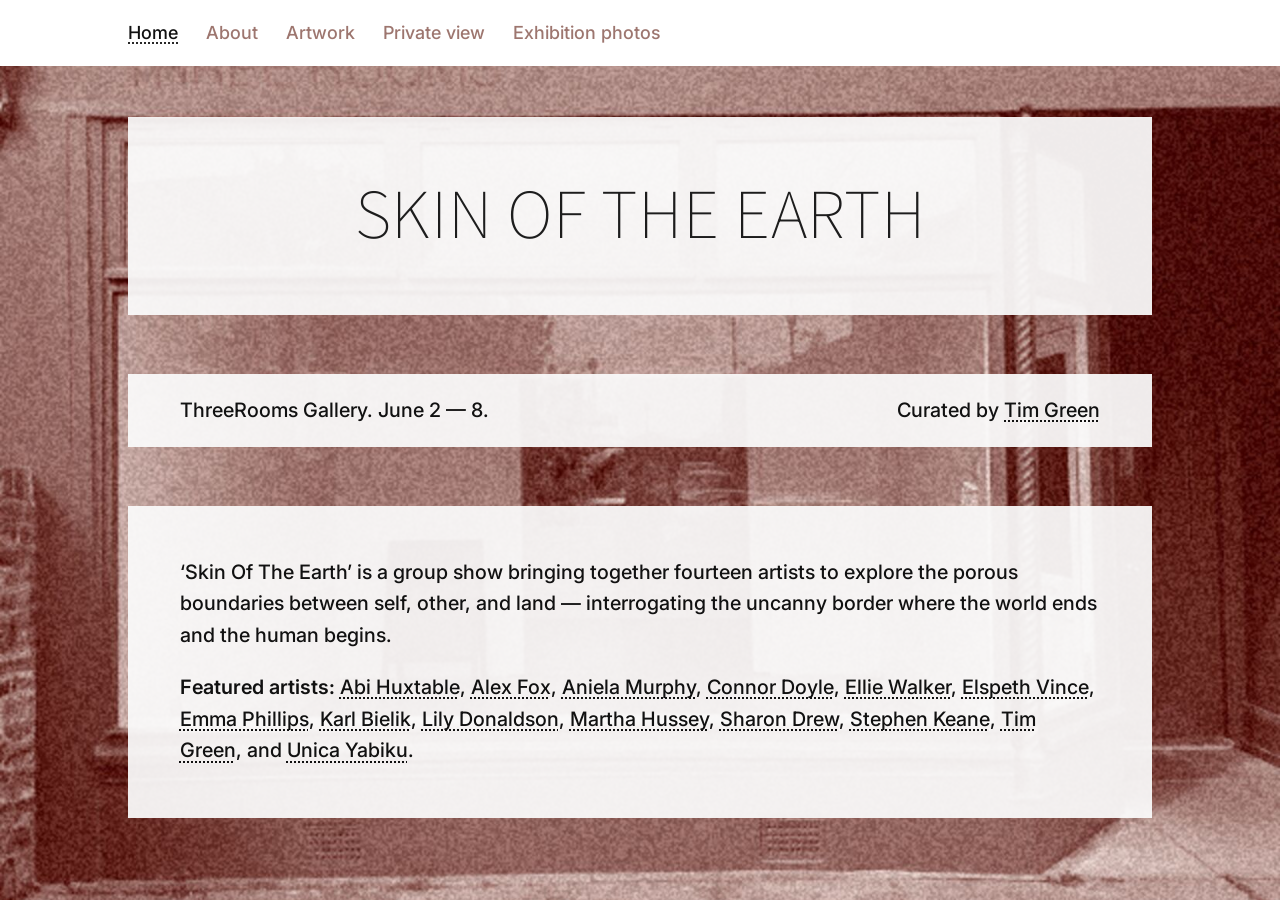
<file: index.html>
<!DOCTYPE html>
<html lang="en">
<head>
  <meta charset="UTF-8" />
  <meta name="viewport" content="width=device-width, initial-scale=1.0" />
  <title>Skin of the Earth — ThreeRooms Gallery</title>

  <link rel="icon" href="data:image/svg+xml,<svg xmlns=%22http://www.w3.org/2000/svg%22 viewBox=%220 0 100 100%22><text y=%22.9em%22 font-size=%2290%22>🖌️</text></svg>">

  <!-- Social sharing -->
  <meta property="og:title" content="Skin of the Earth" />
  <meta property="og:description" content="A group show at ThreeRooms Gallery, June 2–8." />
  <meta property="og:image" content="https://skinoftheearth.vercel.app/og-preview.jpg" />
  <meta property="og:url" content="https://skinoftheearth.vercel.app" />
  <meta property="og:type" content="website" />
  <meta name="twitter:card" content="summary_large_image" />
  <meta name="twitter:title" content="Skin of the Earth" />
  <meta name="twitter:description" content="A group show at ThreeRooms Gallery, June 2–8." />
  <meta name="twitter:image" content="https://skinoftheearth.vercel.app/og-preview.jpg" />
  <meta name="description" content="A group show at ThreeRooms Gallery, June 2–8." />

  <link rel="preconnect" href="https://fonts.googleapis.com" />
  <link rel="preconnect" href="https://fonts.gstatic.com" crossorigin />
  <link href="https://fonts.googleapis.com/css2?family=Inter:ital,wght@0,400;0,500;0,600;1,400;1,500&display=swap" rel="stylesheet" />
  <link rel="stylesheet" href="style.css" />
</head>
<body>

  <nav class="topbar">
    <div class="topbar-inner">
      <a href="index.html" class="active">Home</a>
      <a href="about.html">About</a>
      <a href="artwork.html">Artwork</a>
      <a href="private-view.html">Private view</a>
      <a href="exhibition-photos.html">Exhibition photos</a>
    </div>
  </nav>

  <main class="page">

    <section class="block title-block">
      <h1 class="site-title">Skin of the Earth</h1>
    </section>

    <section class="block meta-row">
      <span>ThreeRooms Gallery. June 2 — 8.</span>
      <span>Curated by <a href="https://www.instagram.com/timgreen.studio/" target="_blank" rel="noopener">Tim Green</a></span>
    </section>

    <section class="block copy">
      <p>
        ‘Skin Of The Earth’ is a group show bringing together fourteen artists to
        explore the porous boundaries between self, other, and land — interrogating
        the uncanny border where the world ends and the human begins.
      </p>
      <p>
        <span class="featured-label">Featured artists:</span>
        <a href="https://www.instagram.com/abi_huxtable/" target="_blank" rel="noopener">Abi Huxtable</a>,
        <a href="https://www.instagram.com/alexjrfox/" target="_blank" rel="noopener">Alex Fox</a>,
        <a href="https://www.instagram.com/anielamurphy_studio/" target="_blank" rel="noopener">Aniela Murphy</a>,
        <a href="https://www.instagram.com/connorjdoyle.art/" target="_blank" rel="noopener">Connor Doyle</a>,
        <a href="https://www.instagram.com/ellierwalker/" target="_blank" rel="noopener">Ellie Walker</a>,
        <a href="https://www.instagram.com/elspethvince/" target="_blank" rel="noopener">Elspeth Vince</a>,
        <a href="https://www.instagram.com/ephillips_art/" target="_blank" rel="noopener">Emma Phillips</a>,
        <a href="https://www.instagram.com/karl_bielik/" target="_blank" rel="noopener">Karl Bielik</a>,
        <a href="https://www.instagram.com/lily.donaldson.art/" target="_blank" rel="noopener">Lily Donaldson</a>,
        <a href="https://www.instagram.com/marthahusseystudio/" target="_blank" rel="noopener">Martha Hussey</a>,
        <a href="https://www.instagram.com/drew_sharon/" target="_blank" rel="noopener">Sharon Drew</a>,
        <a href="https://www.instagram.com/keaneartstudio/" target="_blank" rel="noopener">Stephen Keane</a>,
        <a href="https://www.instagram.com/timgreen.studio/" target="_blank" rel="noopener">Tim Green</a>,
        and <a href="https://www.instagram.com/unica.yabiku/" target="_blank" rel="noopener">Unica Yabiku</a>.
      </p>
    </section>

  </main>

  <script src="assets/app.js" defer></script>
</body>
</html>
</file>
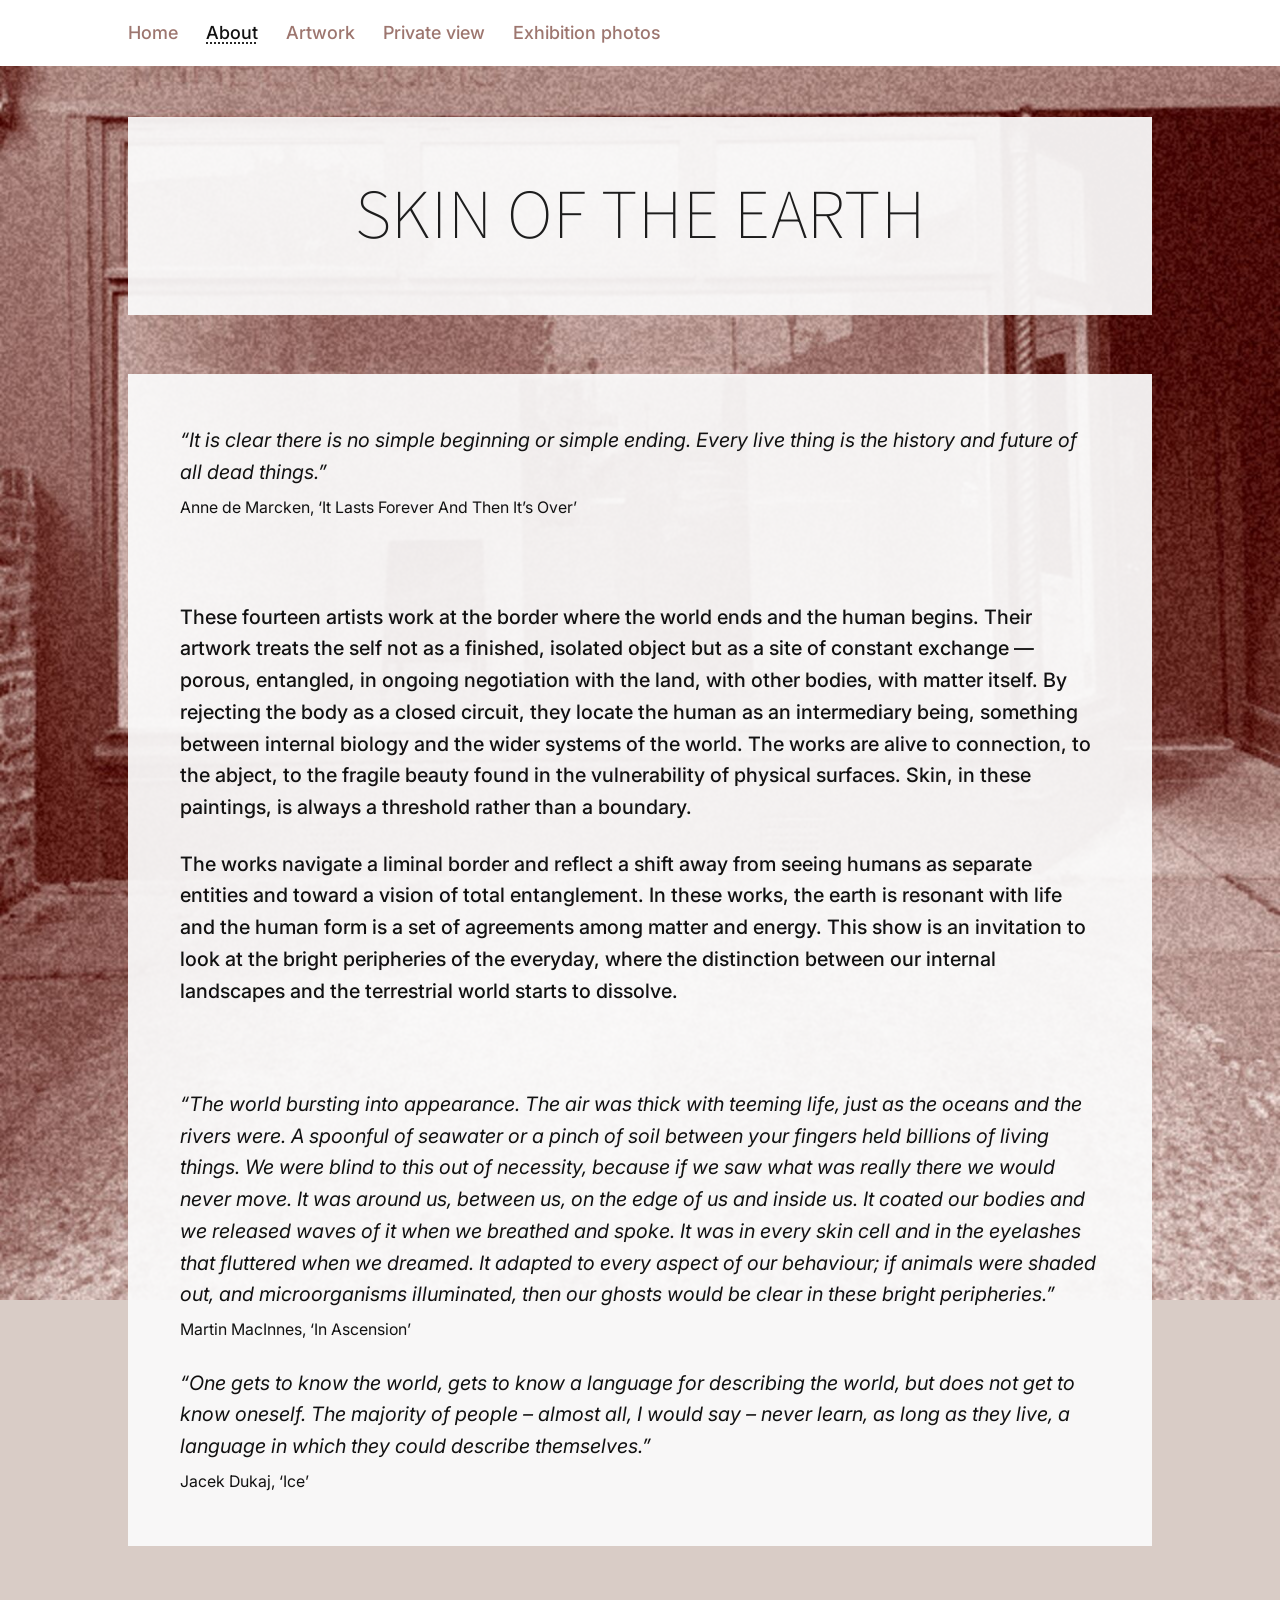
<file: about.html>
<!DOCTYPE html>
<html lang="en">
<head>
  <meta charset="UTF-8" />
  <meta name="viewport" content="width=device-width, initial-scale=1.0" />
  <title>About — Skin of the Earth</title>
  <link rel="icon" href="data:image/svg+xml,<svg xmlns=%22http://www.w3.org/2000/svg%22 viewBox=%220 0 100 100%22><text y=%22.9em%22 font-size=%2290%22>🖌️</text></svg>">
  <link rel="preconnect" href="https://fonts.googleapis.com" />
  <link rel="preconnect" href="https://fonts.gstatic.com" crossorigin />
  <link href="https://fonts.googleapis.com/css2?family=Inter:ital,wght@0,400;0,500;0,600;1,400;1,500&display=swap" rel="stylesheet" />
  <link rel="stylesheet" href="style.css" />
</head>
<body>

  <nav class="topbar">
    <div class="topbar-inner">
      <a href="index.html">Home</a>
      <a href="about.html" class="active">About</a>
      <a href="artwork.html">Artwork</a>
      <a href="private-view.html">Private view</a>
      <a href="exhibition-photos.html">Exhibition photos</a>
    </div>
  </nav>

  <main class="page">

    <section class="block title-block">
      <h1 class="site-title">Skin of the Earth</h1>
    </section>

    <section class="block copy about-copy">
      <p class="quote">
        “It is clear there is no simple beginning or simple ending. Every live thing
        is the history and future of all dead things.”
        <span class="attrib">Anne de Marcken, ‘It Lasts Forever And Then It’s Over’</span>
      </p>

      <p>&nbsp;</p>

      <p>
        These fourteen artists work at the border where the world ends and the human
        begins. Their artwork treats the self not as a finished, isolated object but as
        a site of constant exchange — porous, entangled, in ongoing negotiation with the
        land, with other bodies, with matter itself. By rejecting the body as a closed
        circuit, they locate the human as an intermediary being, something between
        internal biology and the wider systems of the world. The works are alive to
        connection, to the abject, to the fragile beauty found in the vulnerability of
        physical surfaces. Skin, in these paintings, is always a threshold rather than a
        boundary.
      </p>

      <p>
        The works navigate a liminal border and reflect a shift away from seeing humans
        as separate entities and toward a vision of total entanglement. In these works,
        the earth is resonant with life and the human form is a set of agreements among
        matter and energy. This show is an invitation to look at the bright peripheries
        of the everyday, where the distinction between our internal landscapes and the
        terrestrial world starts to dissolve.
      </p>

      <p>&nbsp;</p>

      <p class="quote">
        “The world bursting into appearance. The air was thick with teeming life, just
        as the oceans and the rivers were. A spoonful of seawater or a pinch of soil
        between your fingers held billions of living things. We were blind to this out of
        necessity, because if we saw what was really there we would never move. It was
        around us, between us, on the edge of us and inside us. It coated our bodies and
        we released waves of it when we breathed and spoke. It was in every skin cell and
        in the eyelashes that fluttered when we dreamed. It adapted to every aspect of our
        behaviour; if animals were shaded out, and microorganisms illuminated, then our
        ghosts would be clear in these bright peripheries.”
        <span class="attrib">Martin MacInnes, ‘In Ascension’</span>
      </p>

      <p class="quote">
        “One gets to know the world, gets to know a language for describing the world,
        but does not get to know oneself. The majority of people – almost all, I would say
        – never learn, as long as they live, a language in which they could describe
        themselves.”
        <span class="attrib">Jacek Dukaj, ‘Ice’</span>
      </p>
    </section>

  </main>

  <script src="assets/app.js" defer></script>
</body>
</html>
</file>
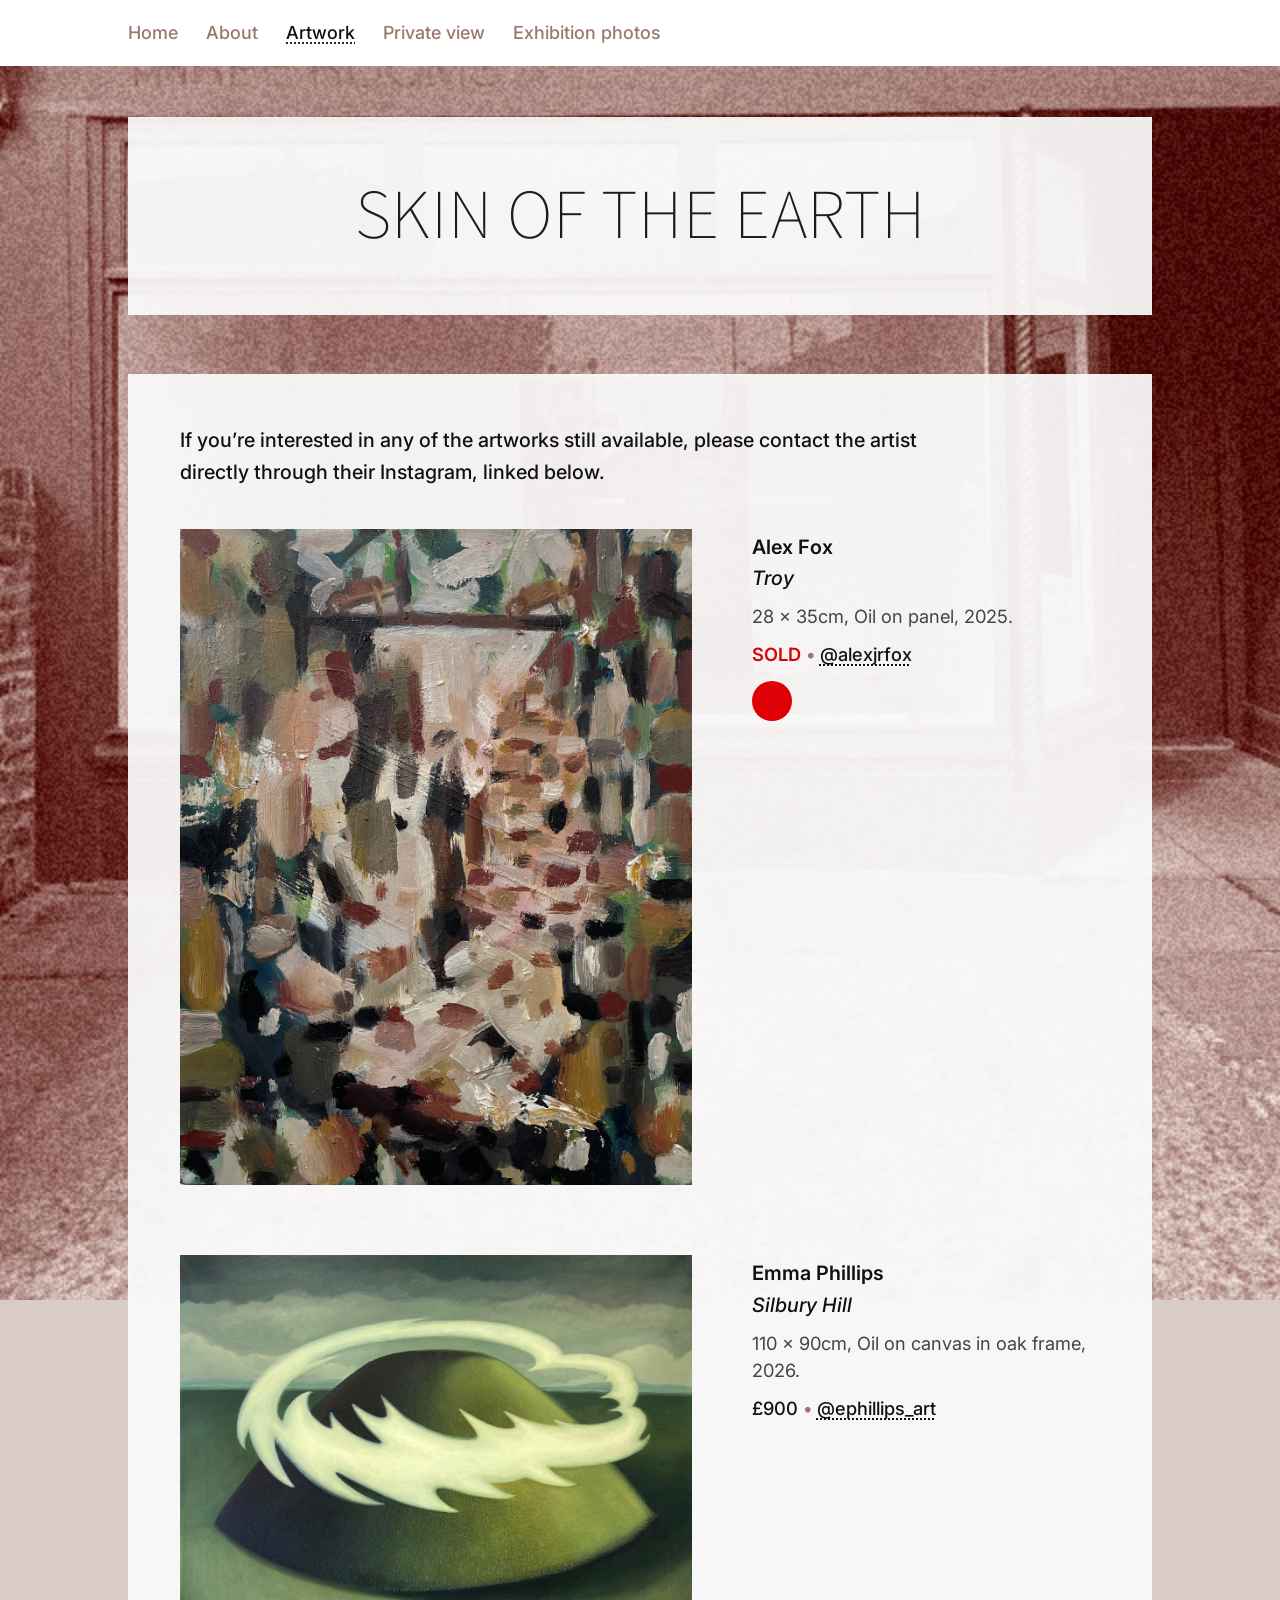
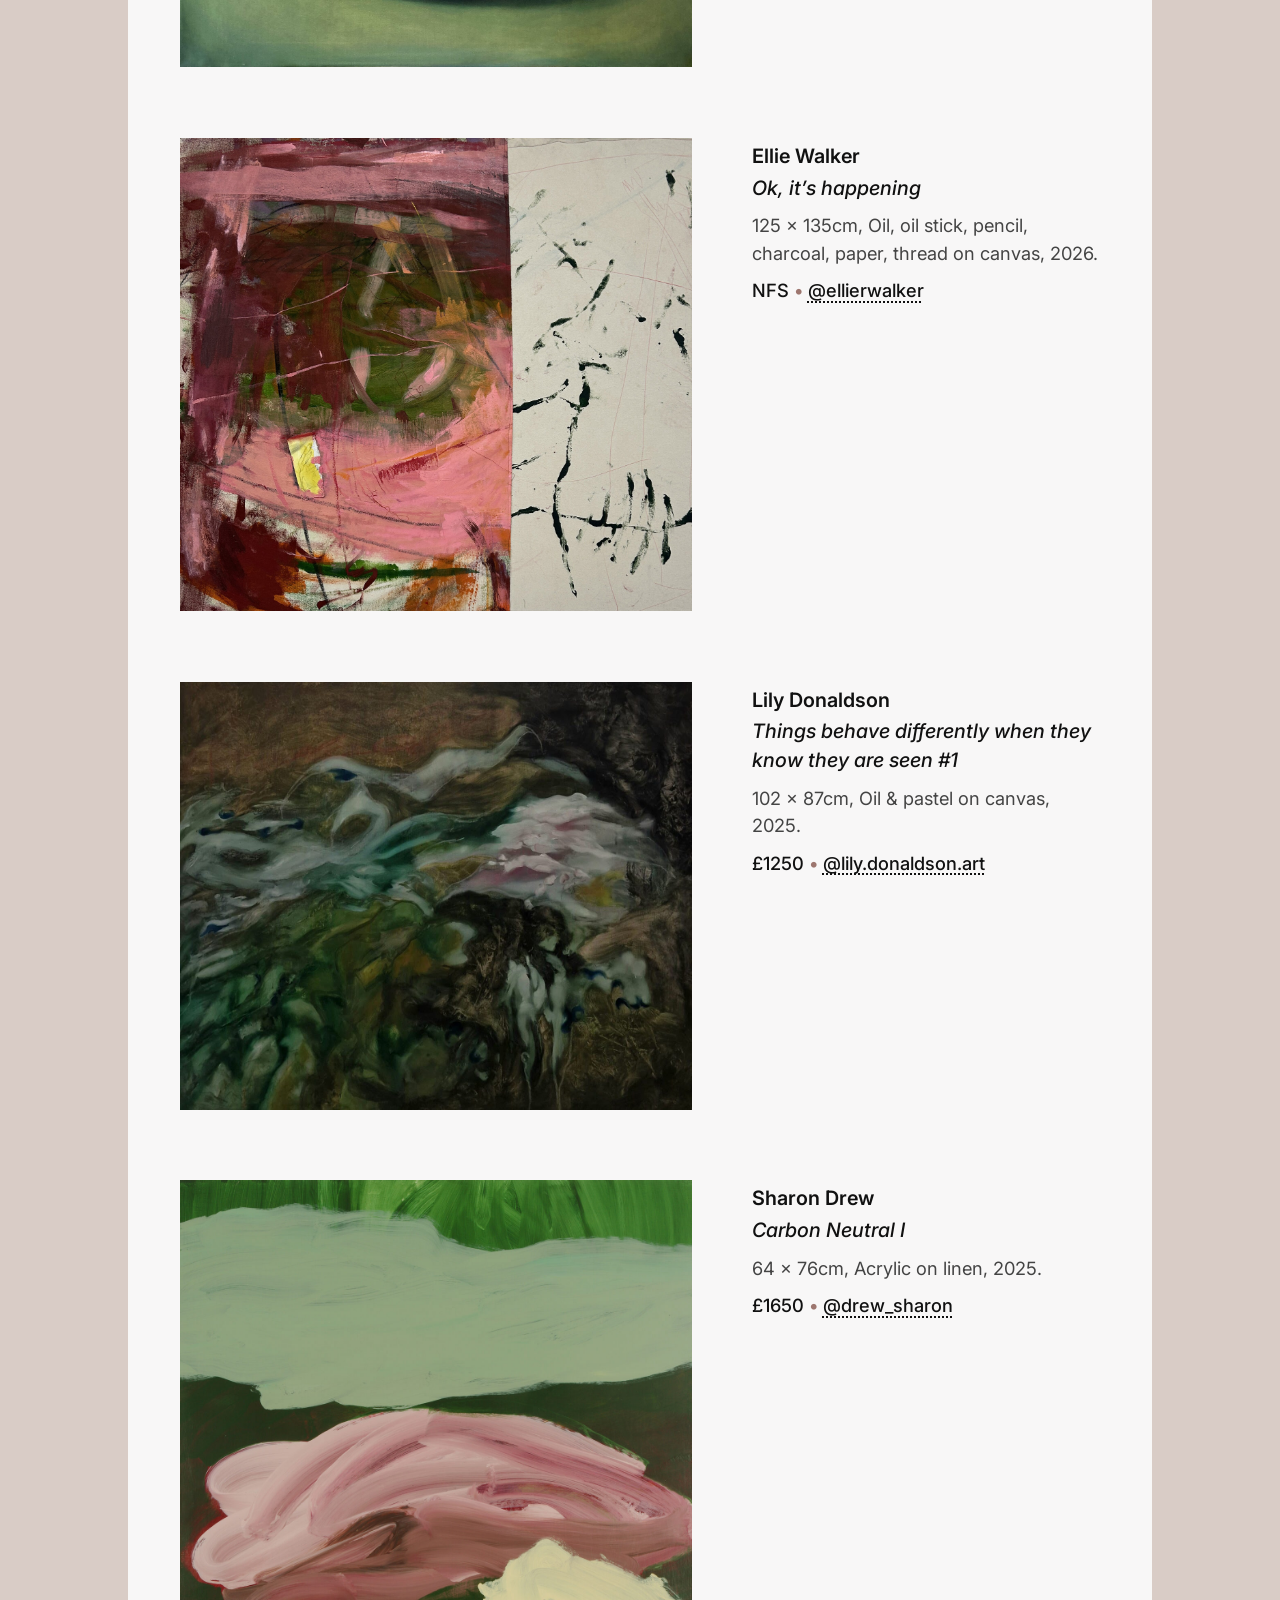
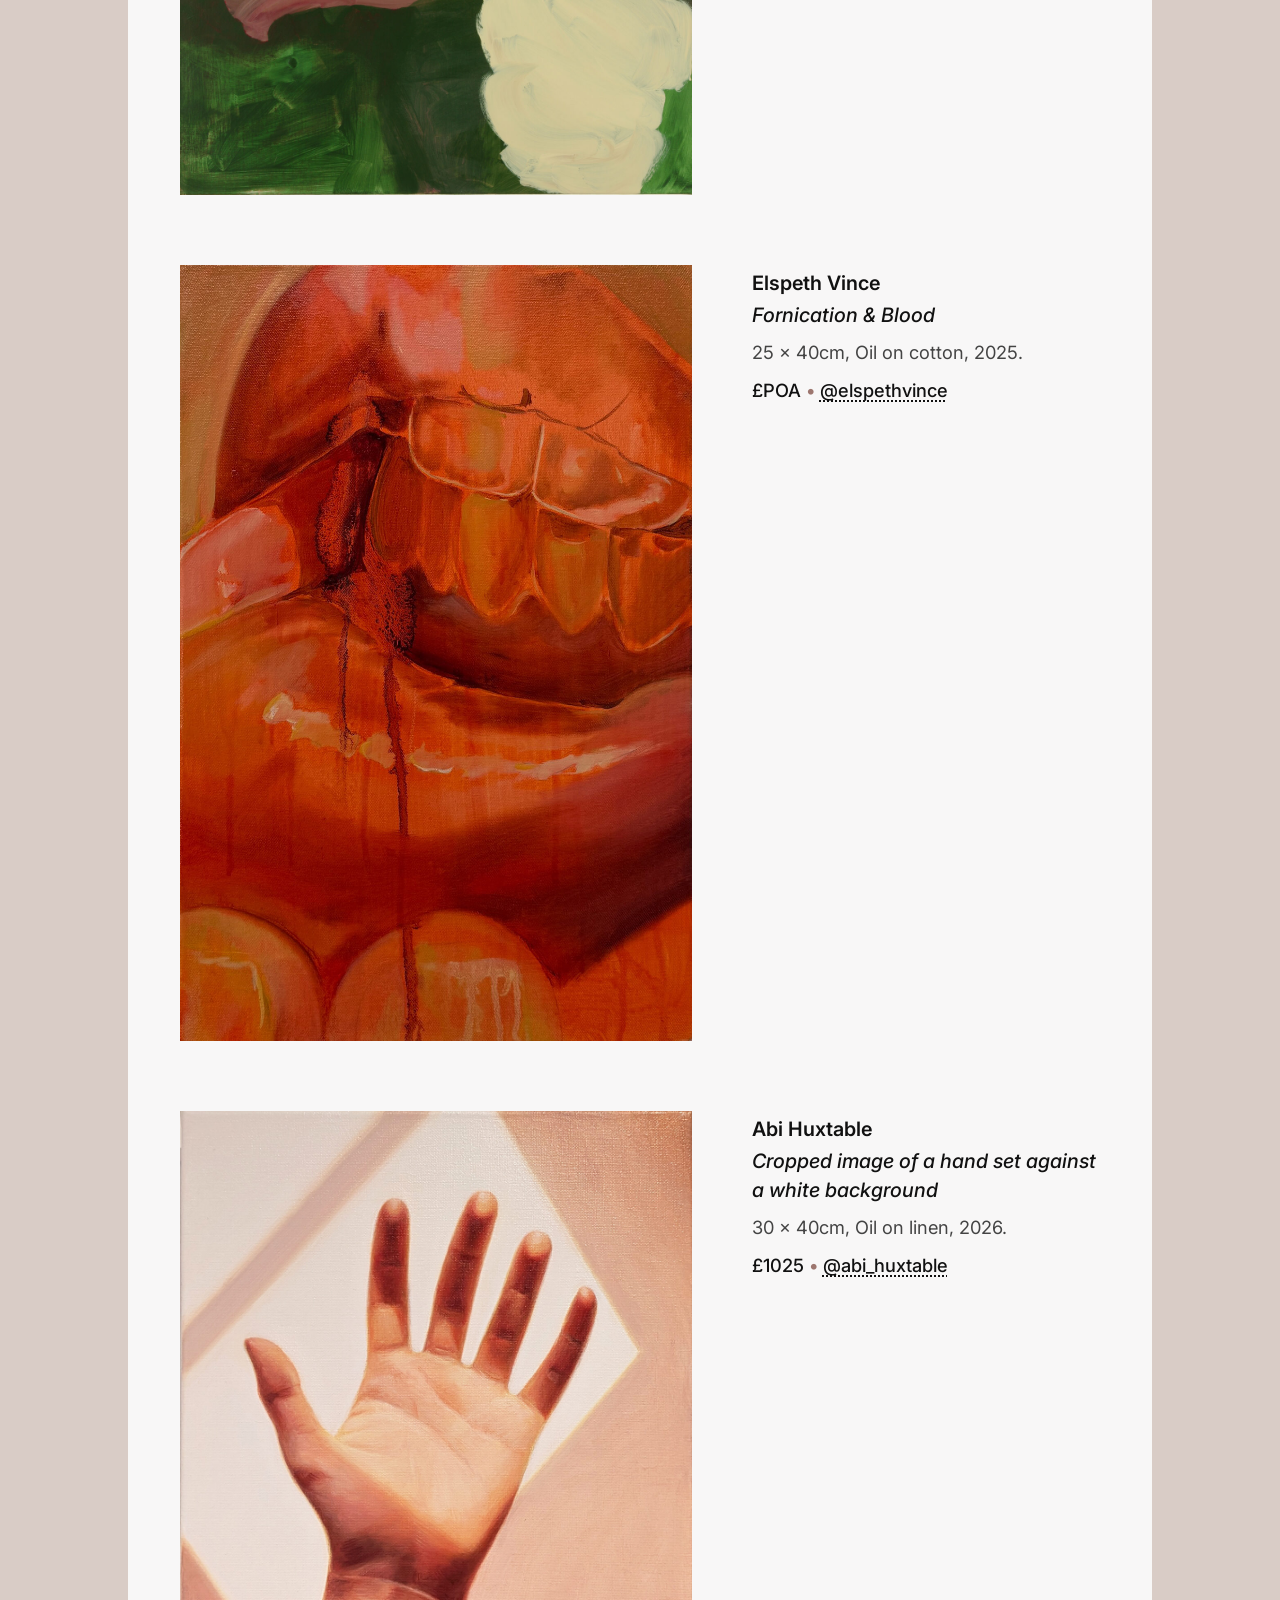
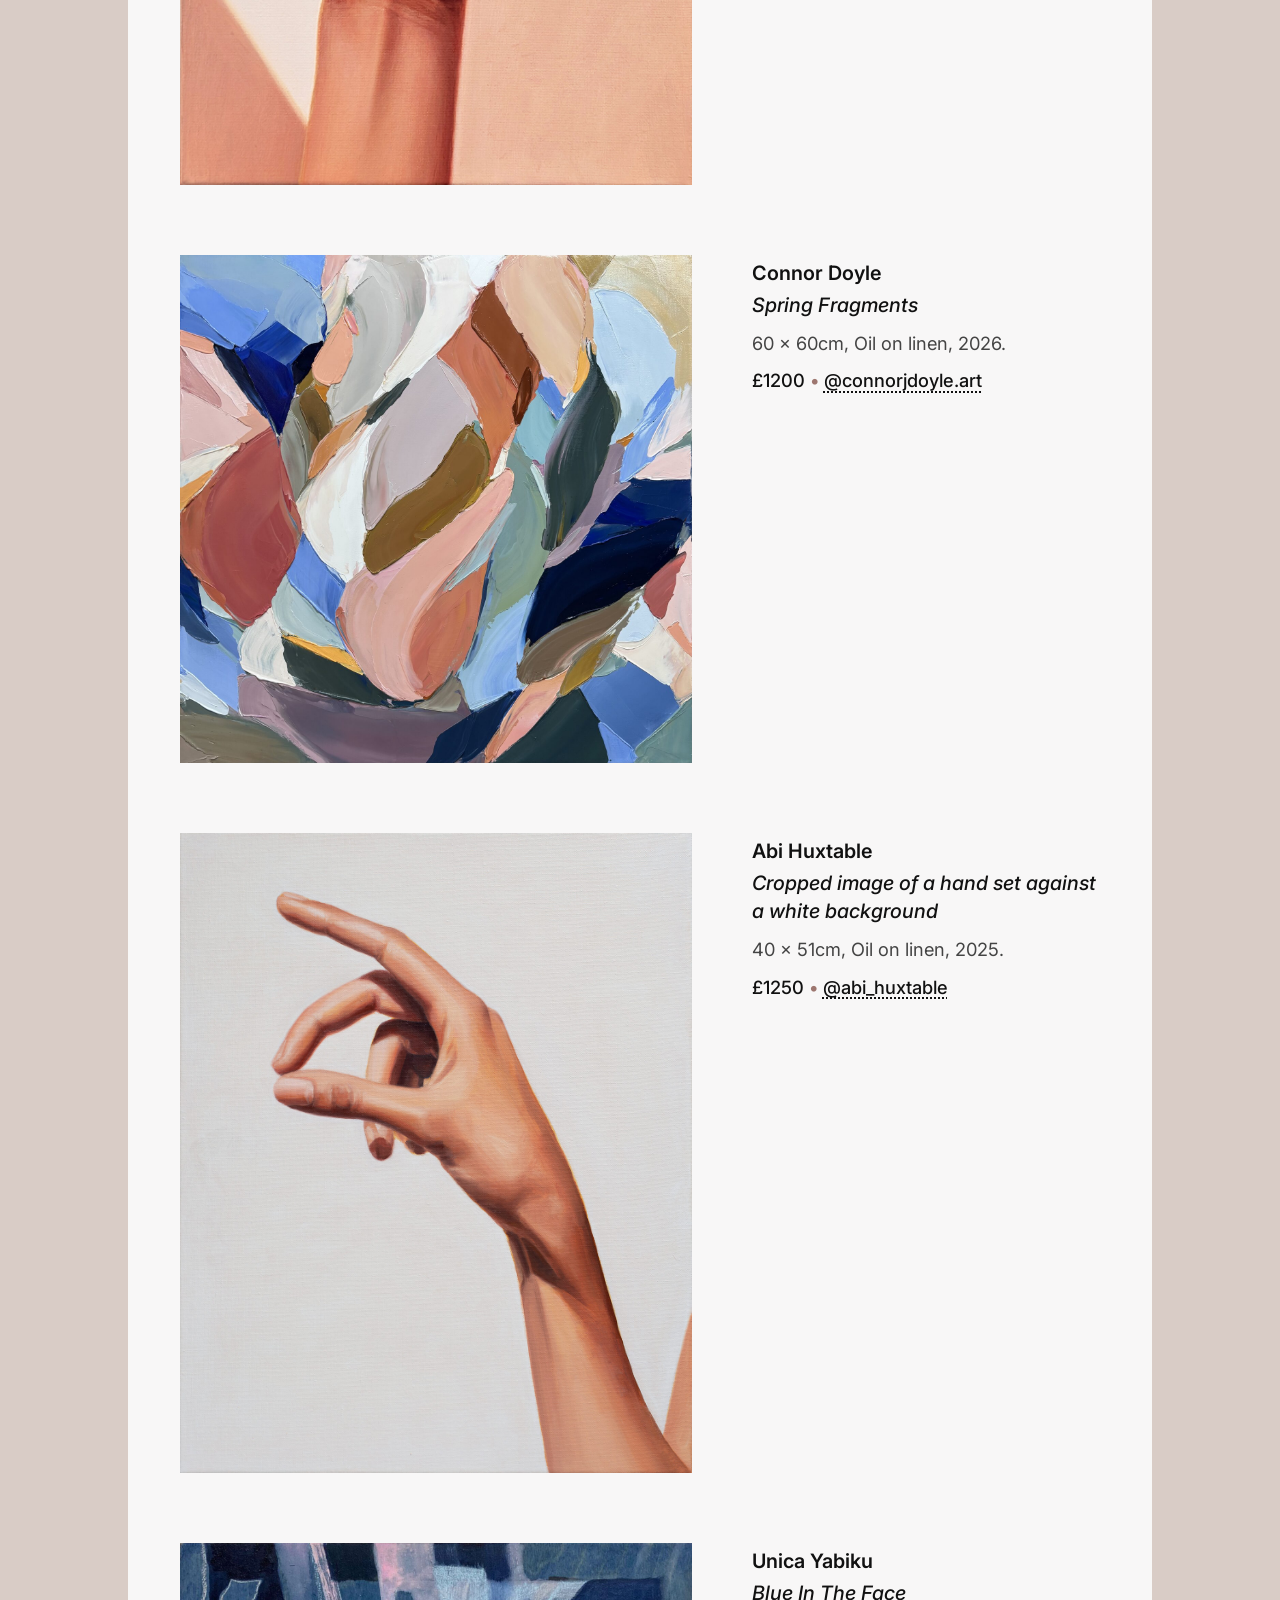
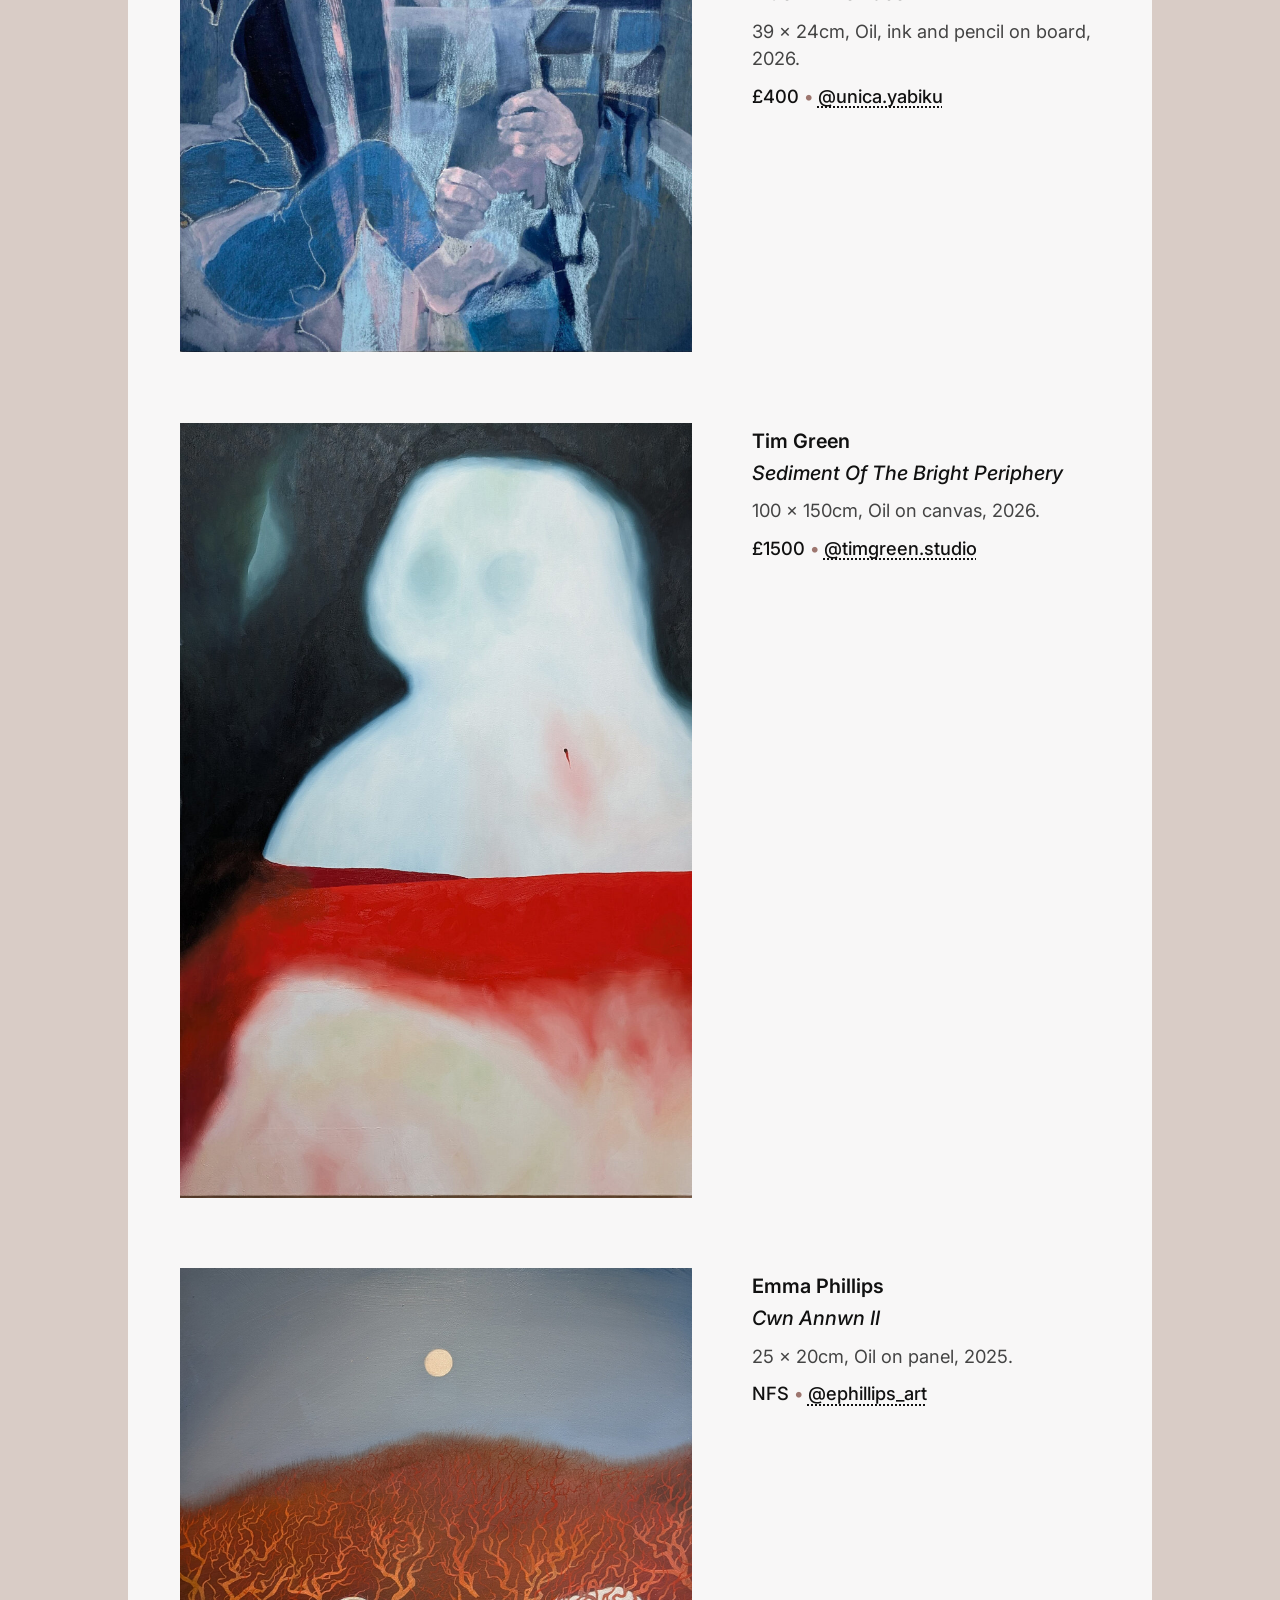
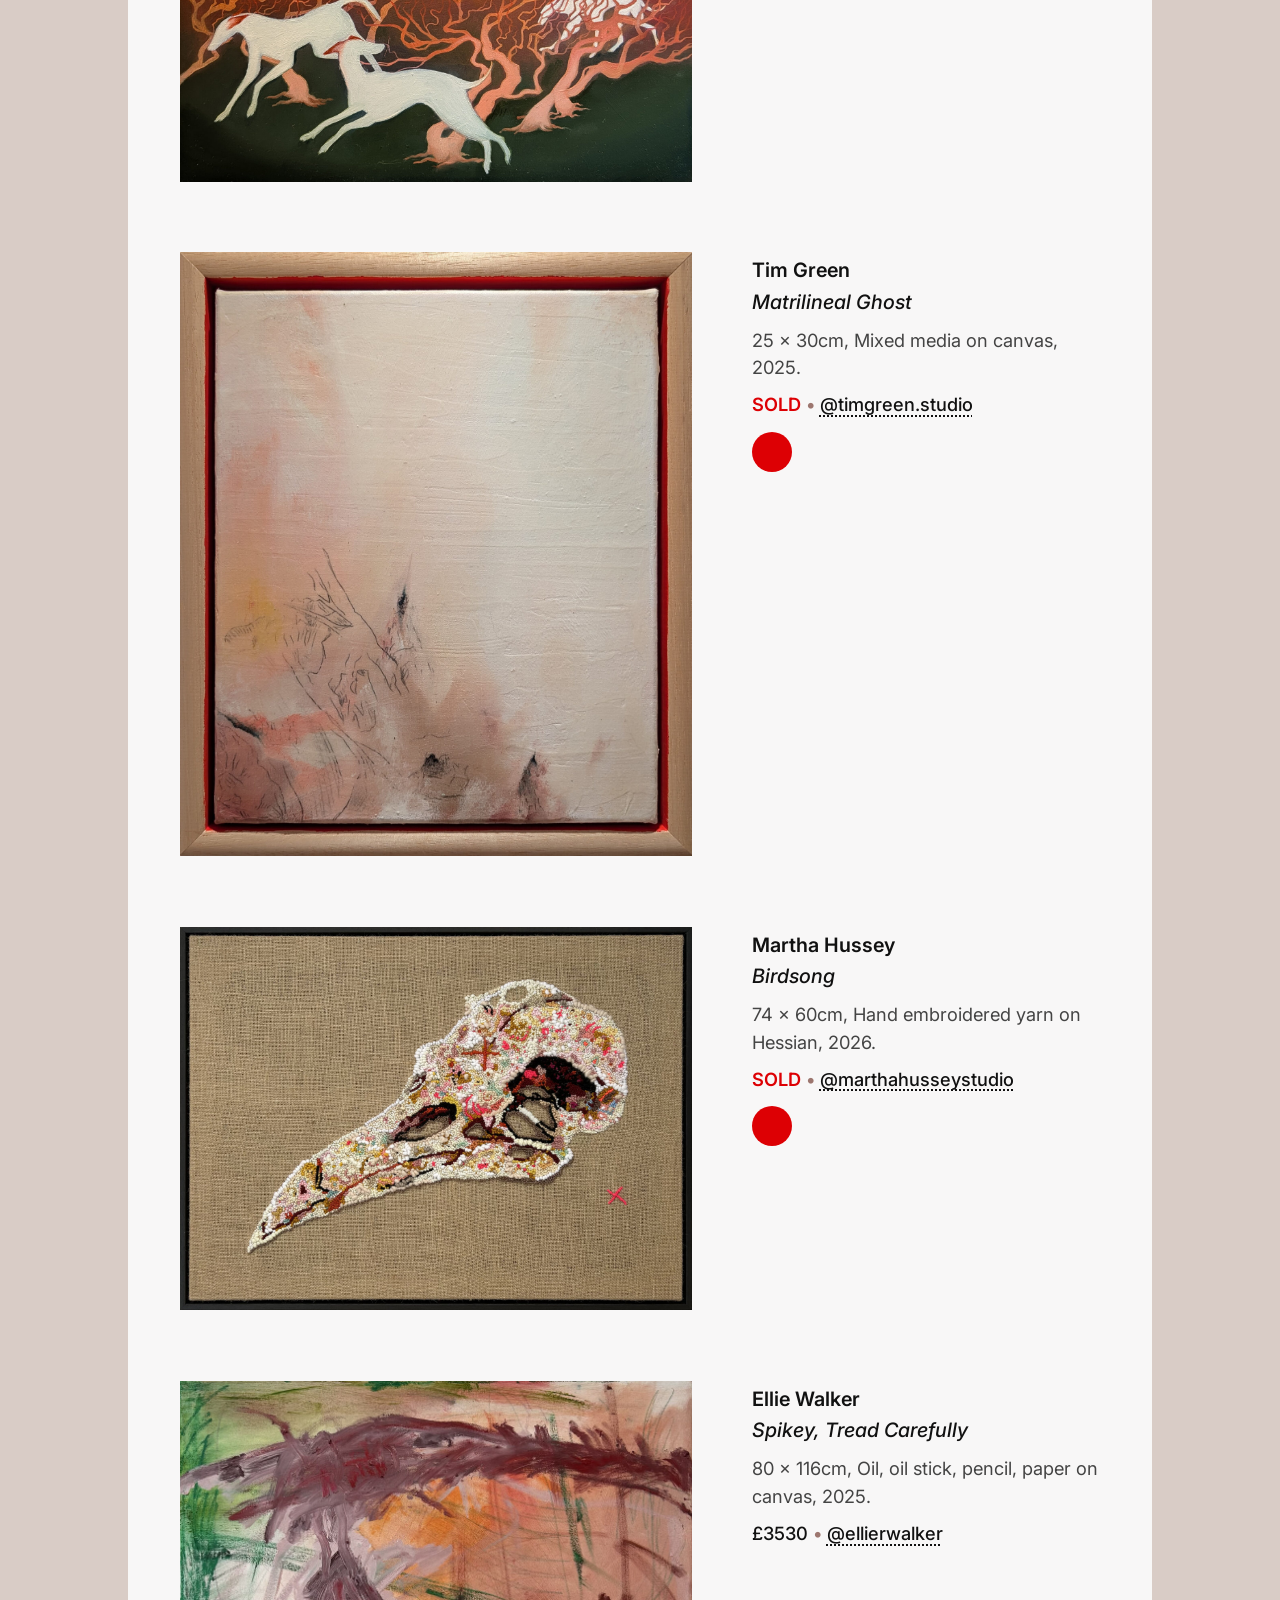
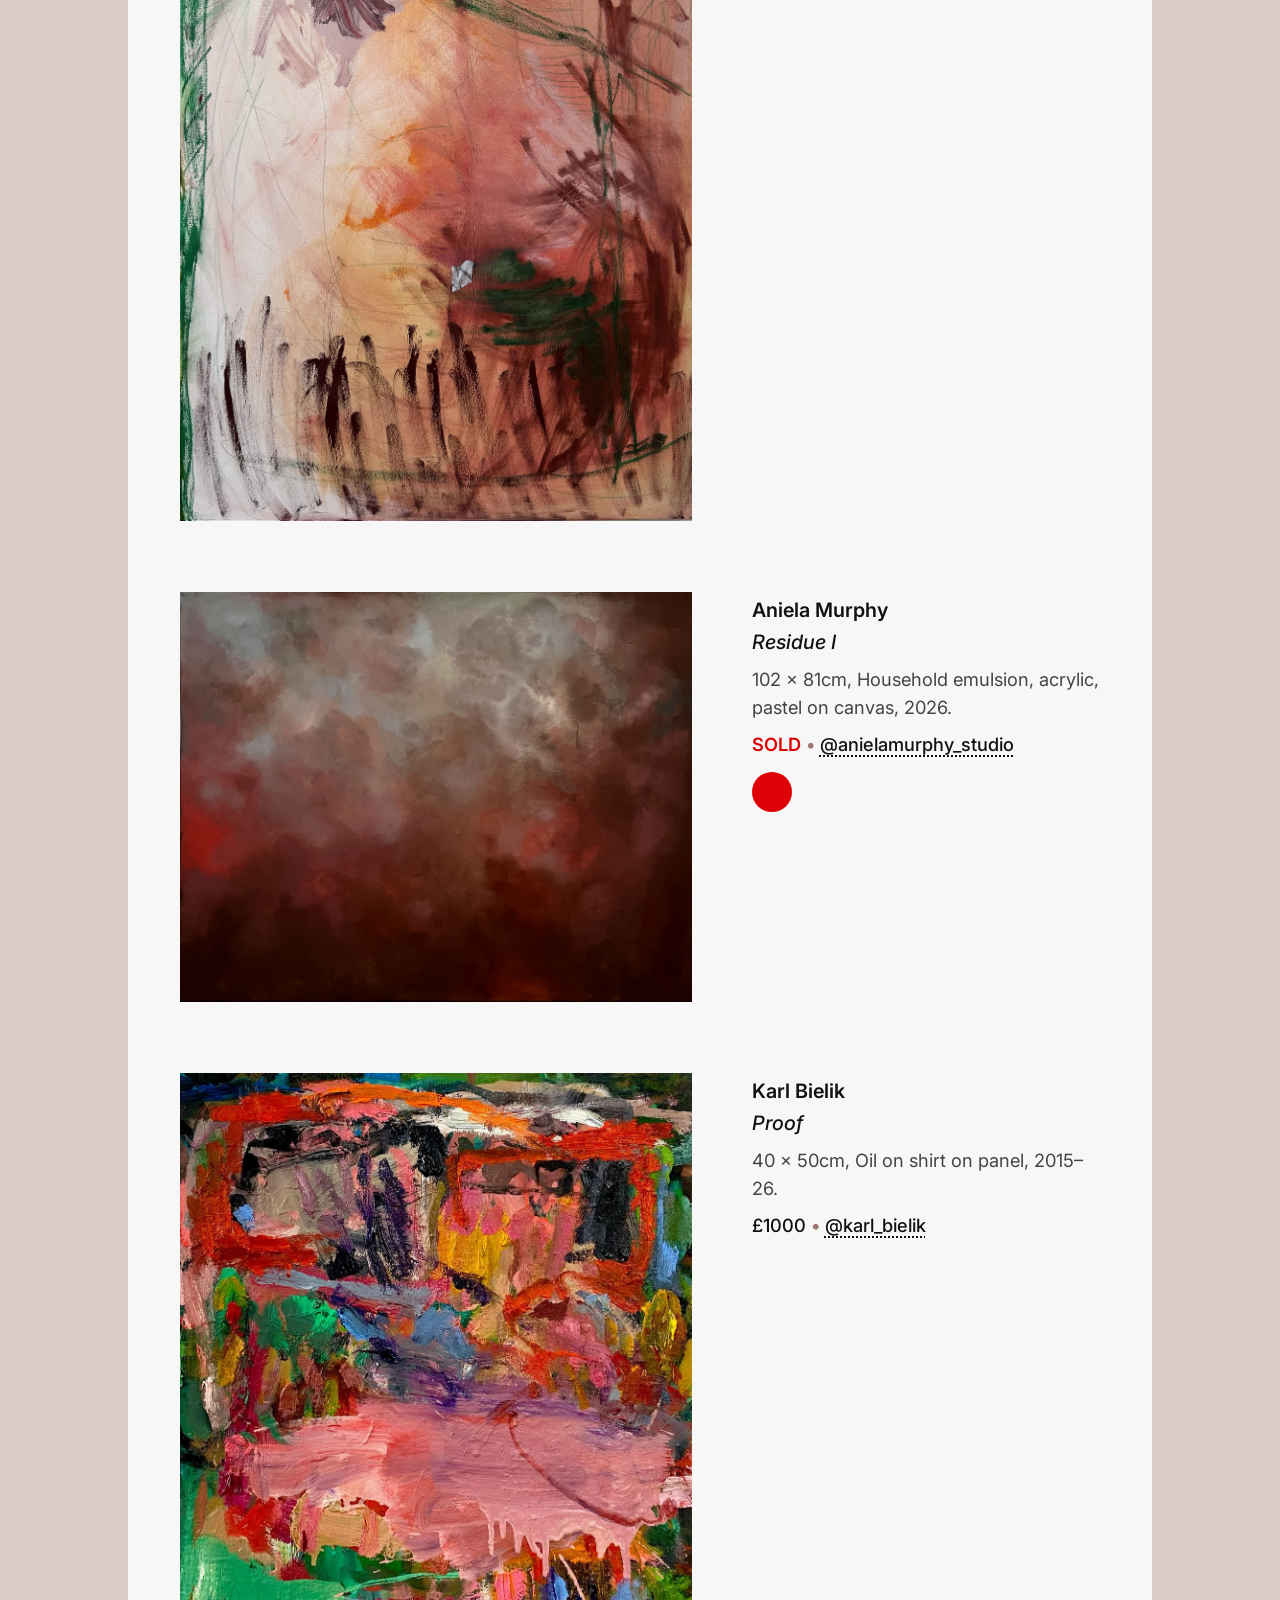
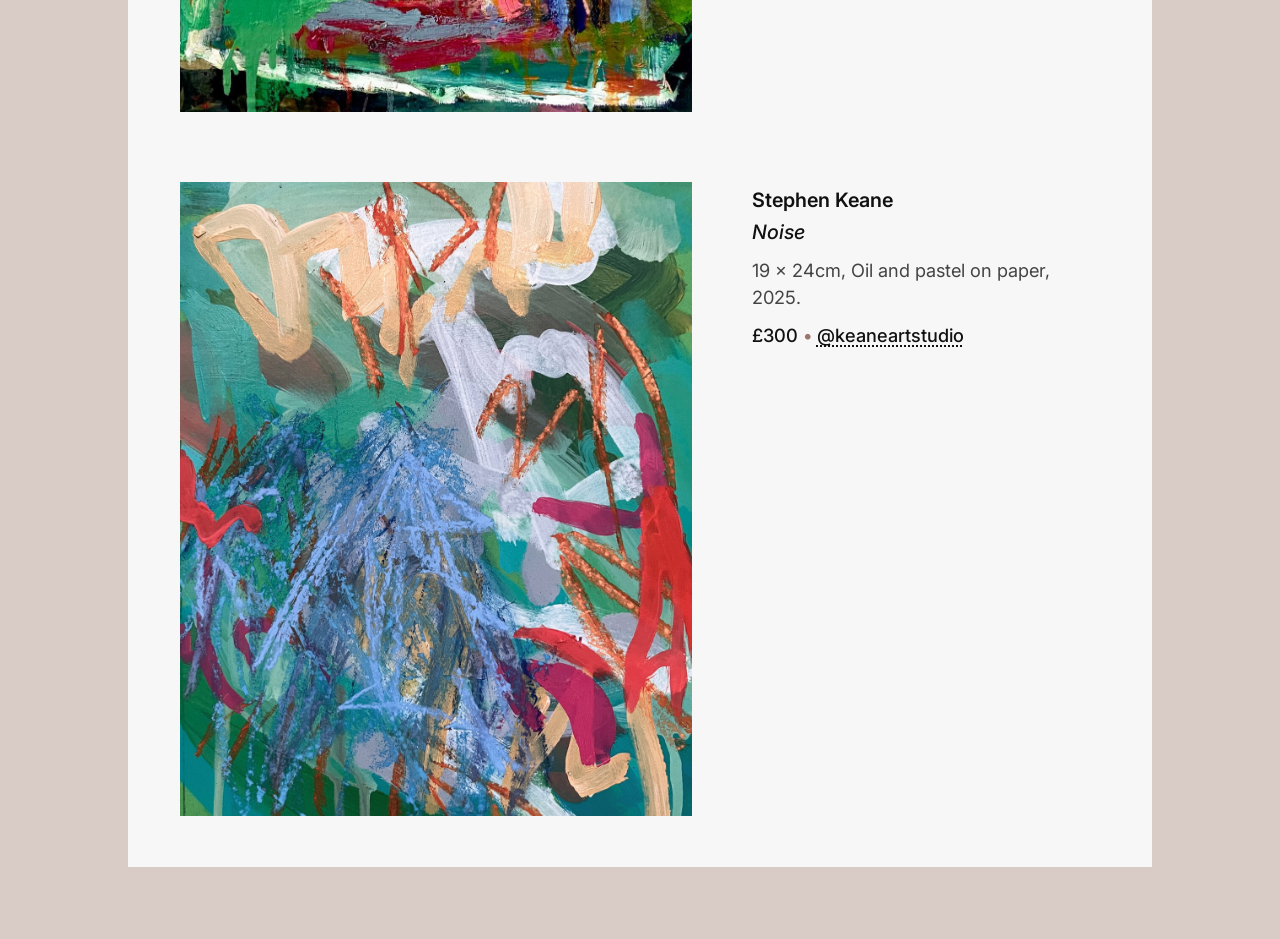
<file: artwork.html>
<!DOCTYPE html>
<html lang="en">
<head>
  <meta charset="UTF-8" />
  <meta name="viewport" content="width=device-width, initial-scale=1.0" />
  <title>Artwork — Skin of the Earth</title>
  <link rel="icon" href="data:image/svg+xml,<svg xmlns=%22http://www.w3.org/2000/svg%22 viewBox=%220 0 100 100%22><text y=%22.9em%22 font-size=%2290%22>🖌️</text></svg>">
  <link rel="preconnect" href="https://fonts.googleapis.com" />
  <link rel="preconnect" href="https://fonts.gstatic.com" crossorigin />
  <link href="https://fonts.googleapis.com/css2?family=Inter:ital,wght@0,400;0,500;0,600;1,400;1,500&display=swap" rel="stylesheet" />
  <link rel="stylesheet" href="style.css" />
</head>
<body>

  <nav class="topbar">
    <div class="topbar-inner">
      <a href="index.html">Home</a>
      <a href="about.html">About</a>
      <a href="artwork.html" class="active">Artwork</a>
      <a href="private-view.html">Private view</a>
      <a href="exhibition-photos.html">Exhibition photos</a>
    </div>
  </nav>

  <main class="page">

    <section class="block title-block">
      <h1 class="site-title">Skin of the Earth</h1>
    </section>

    <section class="block artwork-block">
      <p class="artwork-intro">If you’re interested in any of the artworks still available, please contact the artist directly through their Instagram, linked below.</p>
      <article class="artwork">
        <figure class="art-figure">
          <img src="assets/img/artwork/alexfox.jpg" alt="Alex Fox — Troy" loading="lazy" />
        </figure>
        <div class="art-caption">
          <p class="art-artist">Alex Fox</p>
          <p class="art-title">Troy</p>
          <p class="art-meta">28 × 35cm, Oil on panel, 2025.</p>
          <p class="art-price"><span class="sold">SOLD</span> <span class="dot">•</span> <a href="https://www.instagram.com/alexjrfox/" target="_blank" rel="noopener">@alexjrfox</a></p>
        </div>
      </article>
      <article class="artwork">
        <figure class="art-figure">
          <img src="assets/img/artwork/emma-silbury.jpg" alt="Emma Phillips — Silbury Hill" loading="lazy" />
        </figure>
        <div class="art-caption">
          <p class="art-artist">Emma Phillips</p>
          <p class="art-title">Silbury Hill</p>
          <p class="art-meta">110 × 90cm, Oil on canvas in oak frame, 2026.</p>
          <p class="art-price">£900 <span class="dot">•</span> <a href="https://www.instagram.com/ephillips_art/" target="_blank" rel="noopener">@ephillips_art</a></p>
        </div>
      </article>
      <article class="artwork">
        <figure class="art-figure">
          <img src="assets/img/artwork/ellie-ok.jpg" alt="Ellie Walker — Ok, it’s happening" loading="lazy" />
        </figure>
        <div class="art-caption">
          <p class="art-artist">Ellie Walker</p>
          <p class="art-title">Ok, it’s happening</p>
          <p class="art-meta">125 × 135cm, Oil, oil stick, pencil, charcoal, paper, thread on canvas, 2026.</p>
          <p class="art-price">NFS <span class="dot">•</span> <a href="https://www.instagram.com/ellierwalker/" target="_blank" rel="noopener">@ellierwalker</a></p>
        </div>
      </article>
      <article class="artwork">
        <figure class="art-figure">
          <img src="assets/img/artwork/lily.jpg" alt="Lily Donaldson — Things behave differently when they know they are seen #1" loading="lazy" />
        </figure>
        <div class="art-caption">
          <p class="art-artist">Lily Donaldson</p>
          <p class="art-title">Things behave differently when they know they are seen #1</p>
          <p class="art-meta">102 × 87cm, Oil &amp; pastel on canvas, 2025.</p>
          <p class="art-price">£1250 <span class="dot">•</span> <a href="https://www.instagram.com/lily.donaldson.art/" target="_blank" rel="noopener">@lily.donaldson.art</a></p>
        </div>
      </article>
      <article class="artwork">
        <figure class="art-figure">
          <img src="assets/img/artwork/sharon.jpg" alt="Sharon Drew — Carbon Neutral I" loading="lazy" />
        </figure>
        <div class="art-caption">
          <p class="art-artist">Sharon Drew</p>
          <p class="art-title">Carbon Neutral I</p>
          <p class="art-meta">64 × 76cm, Acrylic on linen, 2025.</p>
          <p class="art-price">£1650 <span class="dot">•</span> <a href="https://www.instagram.com/drew_sharon/" target="_blank" rel="noopener">@drew_sharon</a></p>
        </div>
      </article>
      <article class="artwork">
        <figure class="art-figure">
          <img src="assets/img/artwork/elspeth-fornication.jpg" alt="Elspeth Vince — Fornication &amp; Blood" loading="lazy" />
        </figure>
        <div class="art-caption">
          <p class="art-artist">Elspeth Vince</p>
          <p class="art-title">Fornication &amp; Blood</p>
          <p class="art-meta">25 × 40cm, Oil on cotton, 2025.</p>
          <p class="art-price">£POA <span class="dot">•</span> <a href="https://www.instagram.com/elspethvince/" target="_blank" rel="noopener">@elspethvince</a></p>
        </div>
      </article>
      <article class="artwork">
        <figure class="art-figure">
          <img src="assets/img/artwork/abi-hand-30x40.jpg" alt="Abi Huxtable — Cropped image of a hand set against a white background" loading="lazy" />
        </figure>
        <div class="art-caption">
          <p class="art-artist">Abi Huxtable</p>
          <p class="art-title">Cropped image of a hand set against a white background</p>
          <p class="art-meta">30 × 40cm, Oil on linen, 2026.</p>
          <p class="art-price">£1025 <span class="dot">•</span> <a href="https://www.instagram.com/abi_huxtable/" target="_blank" rel="noopener">@abi_huxtable</a></p>
        </div>
      </article>
      <article class="artwork">
        <figure class="art-figure">
          <img src="assets/img/artwork/connor.jpg" alt="Connor Doyle — Spring Fragments" loading="lazy" />
        </figure>
        <div class="art-caption">
          <p class="art-artist">Connor Doyle</p>
          <p class="art-title">Spring Fragments</p>
          <p class="art-meta">60 × 60cm, Oil on linen, 2026.</p>
          <p class="art-price">£1200 <span class="dot">•</span> <a href="https://www.instagram.com/connorjdoyle.art/" target="_blank" rel="noopener">@connorjdoyle.art</a></p>
        </div>
      </article>
      <article class="artwork">
        <figure class="art-figure">
          <img src="assets/img/artwork/abi-hand-40x51.jpg" alt="Abi Huxtable — Cropped image of a hand set against a white background" loading="lazy" />
        </figure>
        <div class="art-caption">
          <p class="art-artist">Abi Huxtable</p>
          <p class="art-title">Cropped image of a hand set against a white background</p>
          <p class="art-meta">40 × 51cm, Oil on linen, 2025.</p>
          <p class="art-price">£1250 <span class="dot">•</span> <a href="https://www.instagram.com/abi_huxtable/" target="_blank" rel="noopener">@abi_huxtable</a></p>
        </div>
      </article>
      <article class="artwork">
        <figure class="art-figure">
          <img src="assets/img/artwork/unica.jpg" alt="Unica Yabiku — Blue In The Face" loading="lazy" />
        </figure>
        <div class="art-caption">
          <p class="art-artist">Unica Yabiku</p>
          <p class="art-title">Blue In The Face</p>
          <p class="art-meta">39 × 24cm, Oil, ink and pencil on board, 2026.</p>
          <p class="art-price">£400 <span class="dot">•</span> <a href="https://www.instagram.com/unica.yabiku/" target="_blank" rel="noopener">@unica.yabiku</a></p>
        </div>
      </article>
      <article class="artwork">
        <figure class="art-figure">
          <img src="assets/img/artwork/timgreen-sediment.jpg" alt="Tim Green — Sediment Of The Bright Periphery" loading="lazy" />
        </figure>
        <div class="art-caption">
          <p class="art-artist">Tim Green</p>
          <p class="art-title">Sediment Of The Bright Periphery</p>
          <p class="art-meta">100 × 150cm, Oil on canvas, 2026.</p>
          <p class="art-price">£1500 <span class="dot">•</span> <a href="https://www.instagram.com/timgreen.studio/" target="_blank" rel="noopener">@timgreen.studio</a></p>
        </div>
      </article>
      <article class="artwork">
        <figure class="art-figure">
          <img src="assets/img/artwork/emma-cwn.jpg" alt="Emma Phillips — Cwn Annwn II" loading="lazy" />
        </figure>
        <div class="art-caption">
          <p class="art-artist">Emma Phillips</p>
          <p class="art-title">Cwn Annwn II</p>
          <p class="art-meta">25 × 20cm, Oil on panel, 2025.</p>
          <p class="art-price">NFS <span class="dot">•</span> <a href="https://www.instagram.com/ephillips_art/" target="_blank" rel="noopener">@ephillips_art</a></p>
        </div>
      </article>
      <article class="artwork">
        <figure class="art-figure">
          <img src="assets/img/artwork/timgreen-ghost.jpg" alt="Tim Green — Matrilineal Ghost" loading="lazy" />
        </figure>
        <div class="art-caption">
          <p class="art-artist">Tim Green</p>
          <p class="art-title">Matrilineal Ghost</p>
          <p class="art-meta">25 × 30cm, Mixed media on canvas, 2025.</p>
          <p class="art-price"><span class="sold">SOLD</span> <span class="dot">•</span> <a href="https://www.instagram.com/timgreen.studio/" target="_blank" rel="noopener">@timgreen.studio</a></p>
        </div>
      </article>
      <article class="artwork">
        <figure class="art-figure">
          <img src="assets/img/artwork/martha.jpg" alt="Martha Hussey — Birdsong" loading="lazy" />
        </figure>
        <div class="art-caption">
          <p class="art-artist">Martha Hussey</p>
          <p class="art-title">Birdsong</p>
          <p class="art-meta">74 × 60cm, Hand embroidered yarn on Hessian, 2026.</p>
          <p class="art-price"><span class="sold">SOLD</span> <span class="dot">•</span> <a href="https://www.instagram.com/marthahusseystudio/" target="_blank" rel="noopener">@marthahusseystudio</a></p>
        </div>
      </article>
      <article class="artwork">
        <figure class="art-figure">
          <img src="assets/img/artwork/ellie-spikey.jpg" alt="Ellie Walker — Spikey, Tread Carefully" loading="lazy" />
        </figure>
        <div class="art-caption">
          <p class="art-artist">Ellie Walker</p>
          <p class="art-title">Spikey, Tread Carefully</p>
          <p class="art-meta">80 × 116cm, Oil, oil stick, pencil, paper on canvas, 2025.</p>
          <p class="art-price">£3530 <span class="dot">•</span> <a href="https://www.instagram.com/ellierwalker/" target="_blank" rel="noopener">@ellierwalker</a></p>
        </div>
      </article>
      <article class="artwork">
        <figure class="art-figure">
          <img src="assets/img/artwork/aniela.jpg" alt="Aniela Murphy — Residue I" loading="lazy" />
        </figure>
        <div class="art-caption">
          <p class="art-artist">Aniela Murphy</p>
          <p class="art-title">Residue I</p>
          <p class="art-meta">102 × 81cm, Household emulsion, acrylic, pastel on canvas, 2026.</p>
          <p class="art-price"><span class="sold">SOLD</span> <span class="dot">•</span> <a href="https://www.instagram.com/anielamurphy_studio/" target="_blank" rel="noopener">@anielamurphy_studio</a></p>
        </div>
      </article>
      <article class="artwork">
        <figure class="art-figure">
          <img src="assets/img/artwork/karl.jpg" alt="Karl Bielik — Proof" loading="lazy" />
        </figure>
        <div class="art-caption">
          <p class="art-artist">Karl Bielik</p>
          <p class="art-title">Proof</p>
          <p class="art-meta">40 × 50cm, Oil on shirt on panel, 2015–26.</p>
          <p class="art-price">£1000 <span class="dot">•</span> <a href="https://www.instagram.com/karl_bielik/" target="_blank" rel="noopener">@karl_bielik</a></p>
        </div>
      </article>
      <article class="artwork">
        <figure class="art-figure">
          <img src="assets/img/artwork/stephen-keane.jpg" alt="Stephen Keane — Noise" loading="lazy" />
        </figure>
        <div class="art-caption">
          <p class="art-artist">Stephen Keane</p>
          <p class="art-title">Noise</p>
          <p class="art-meta">19 × 24cm, Oil and pastel on paper, 2025.</p>
          <p class="art-price">£300 <span class="dot">•</span> <a href="https://www.instagram.com/keaneartstudio/" target="_blank" rel="noopener">@keaneartstudio</a></p>
        </div>
      </article>
    </section>

  </main>

  <script src="assets/app.js" defer></script>
</body>
</html>
</file>
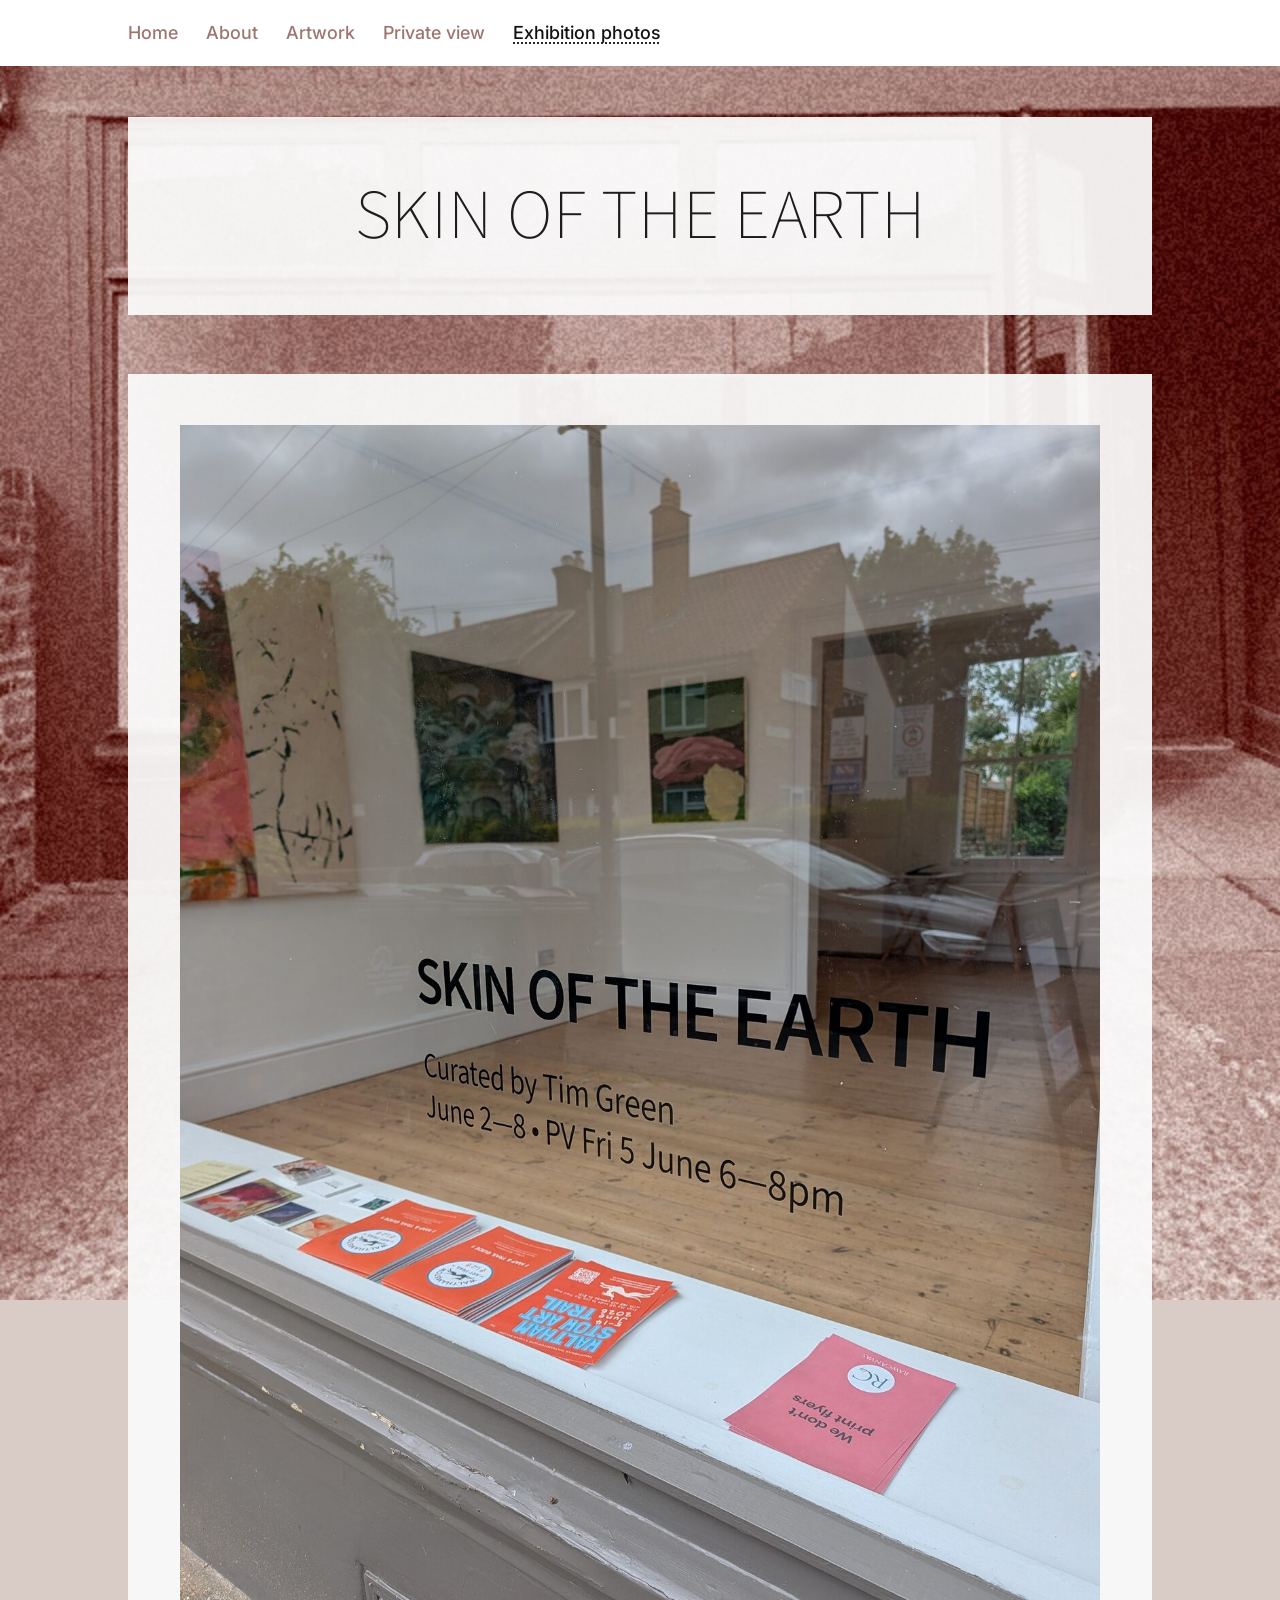
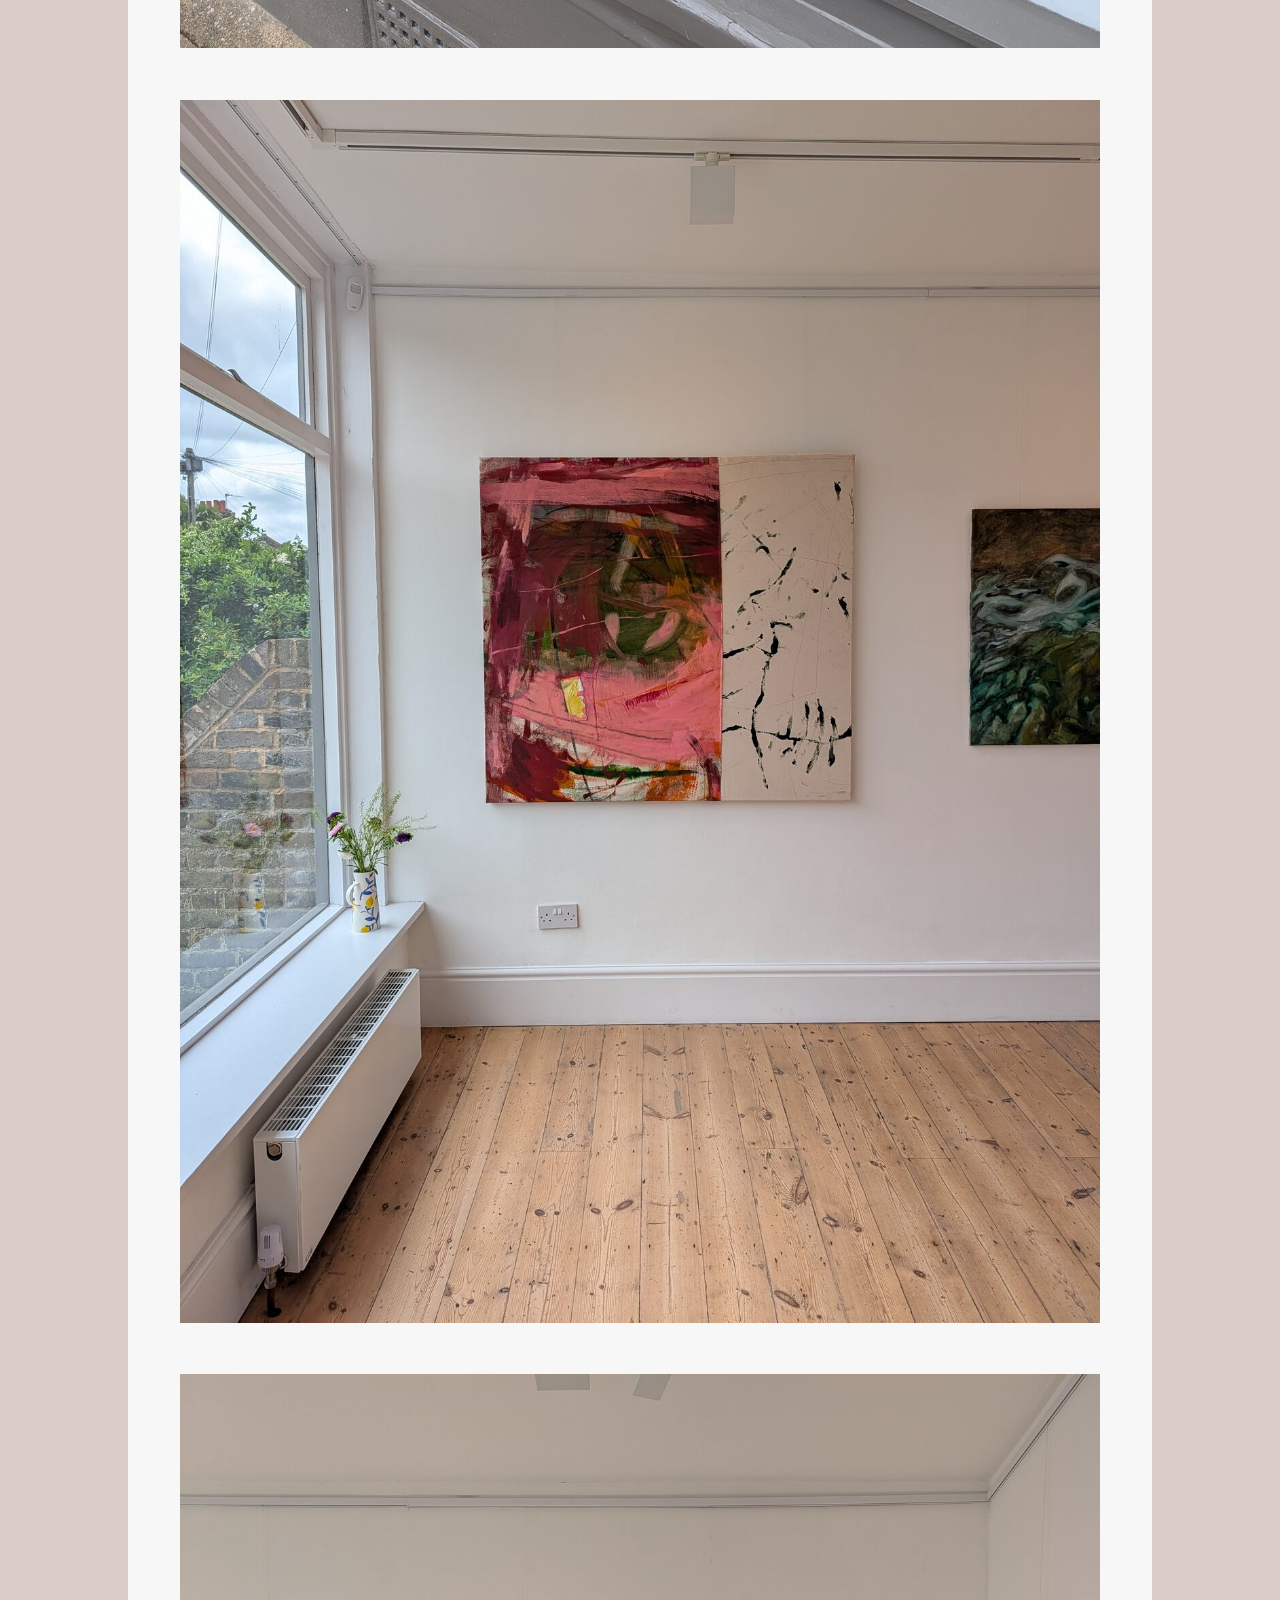
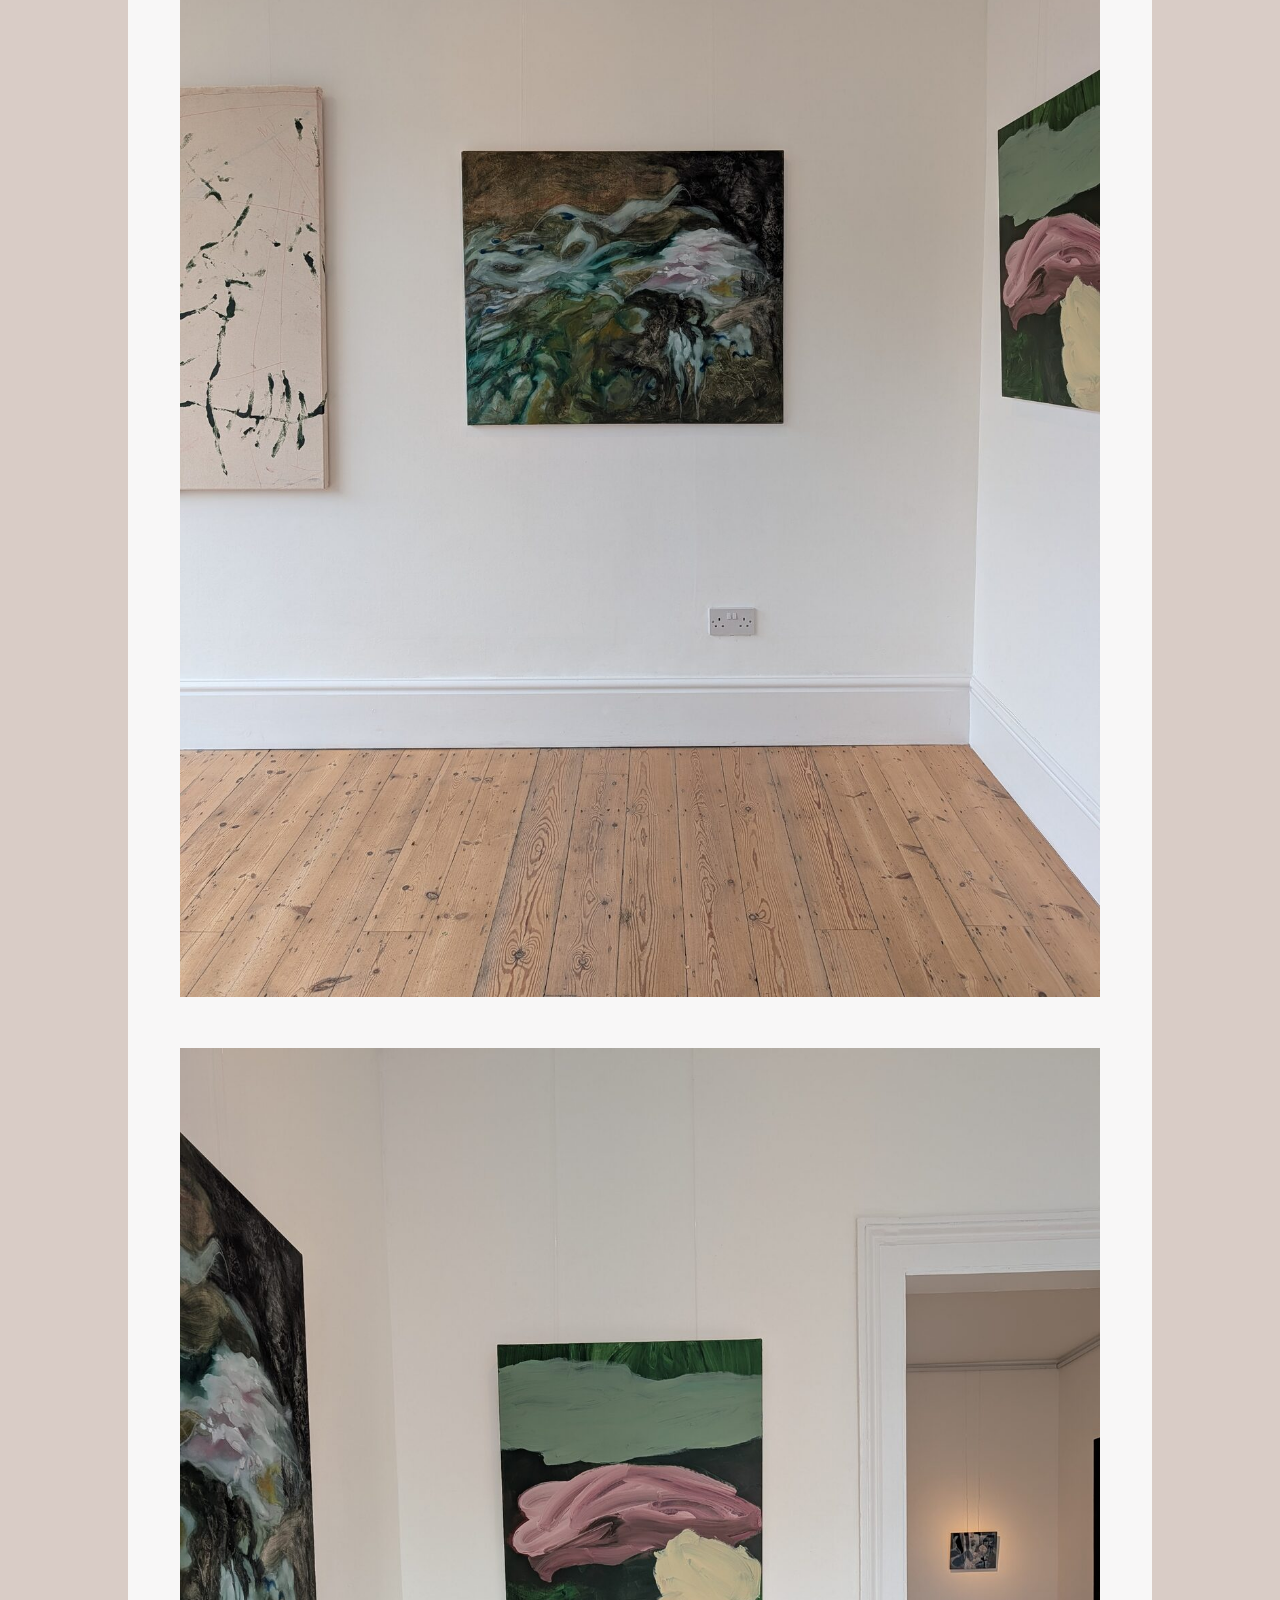
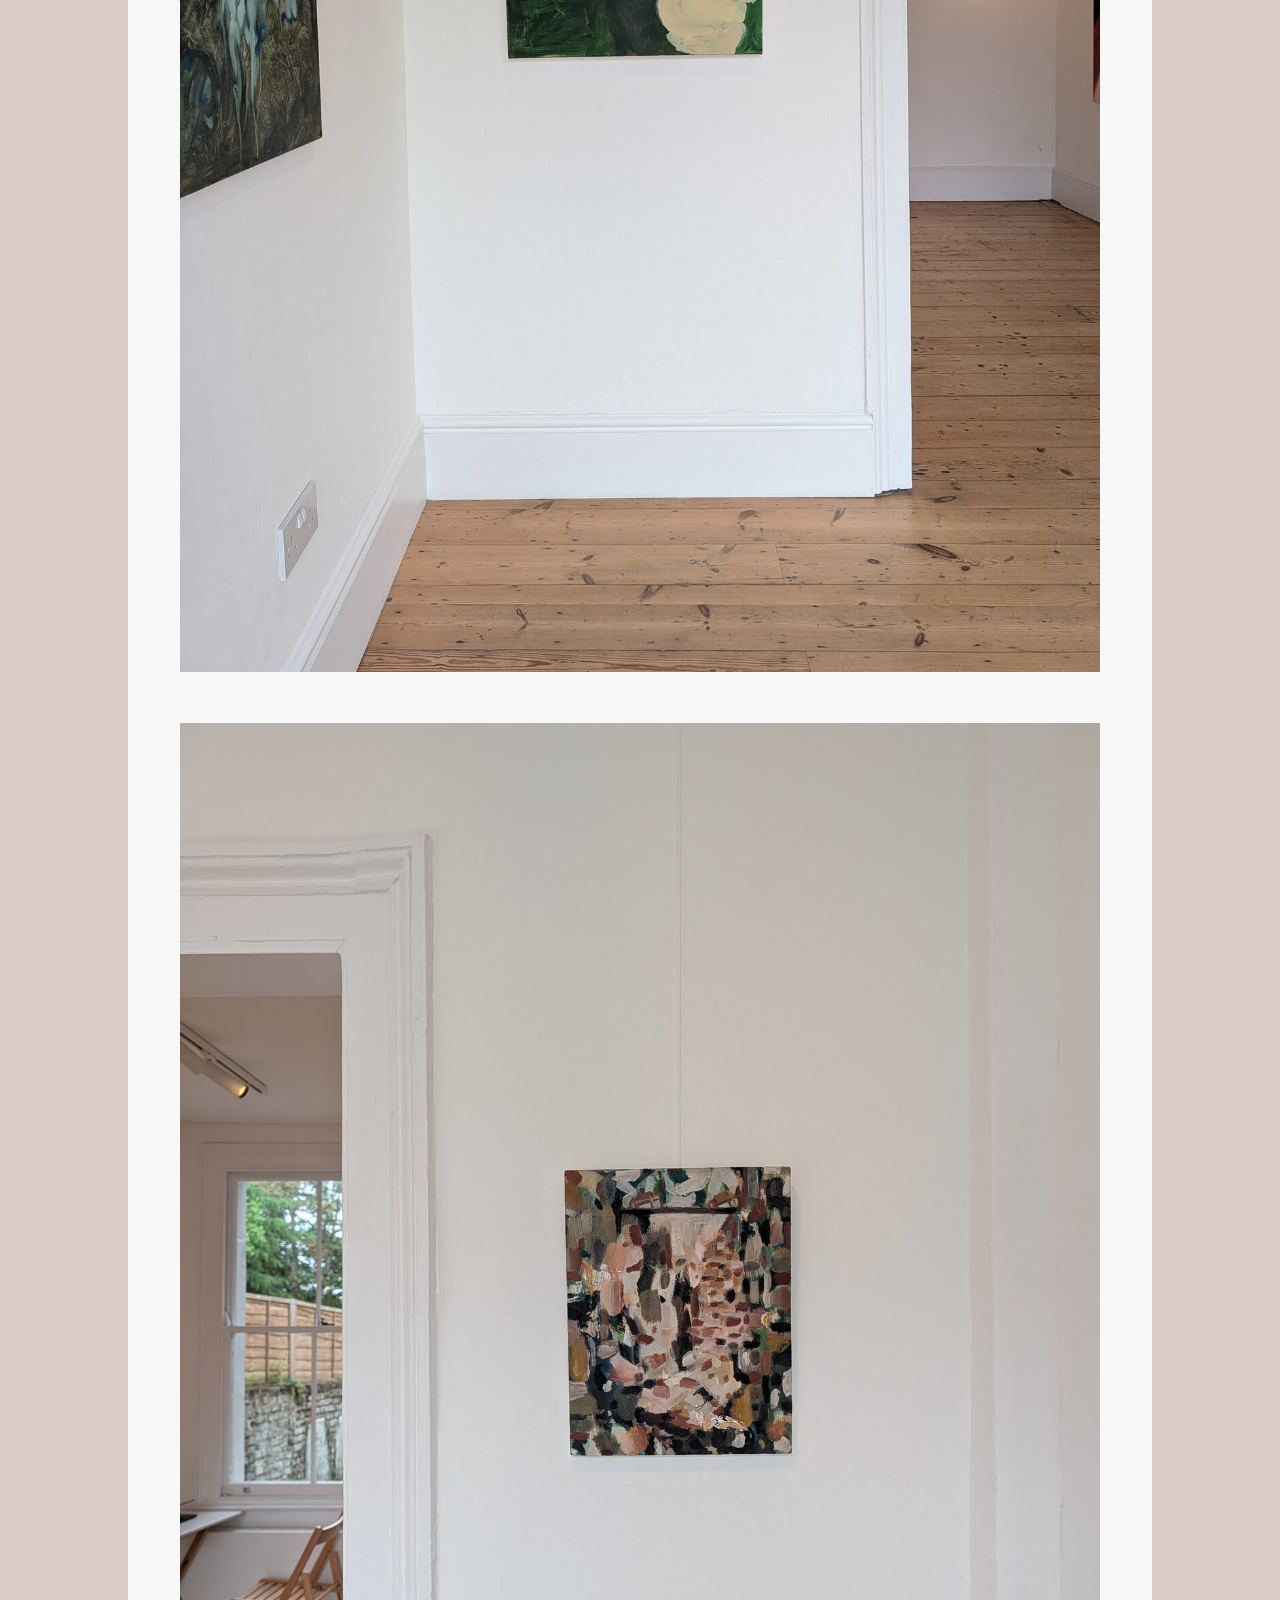
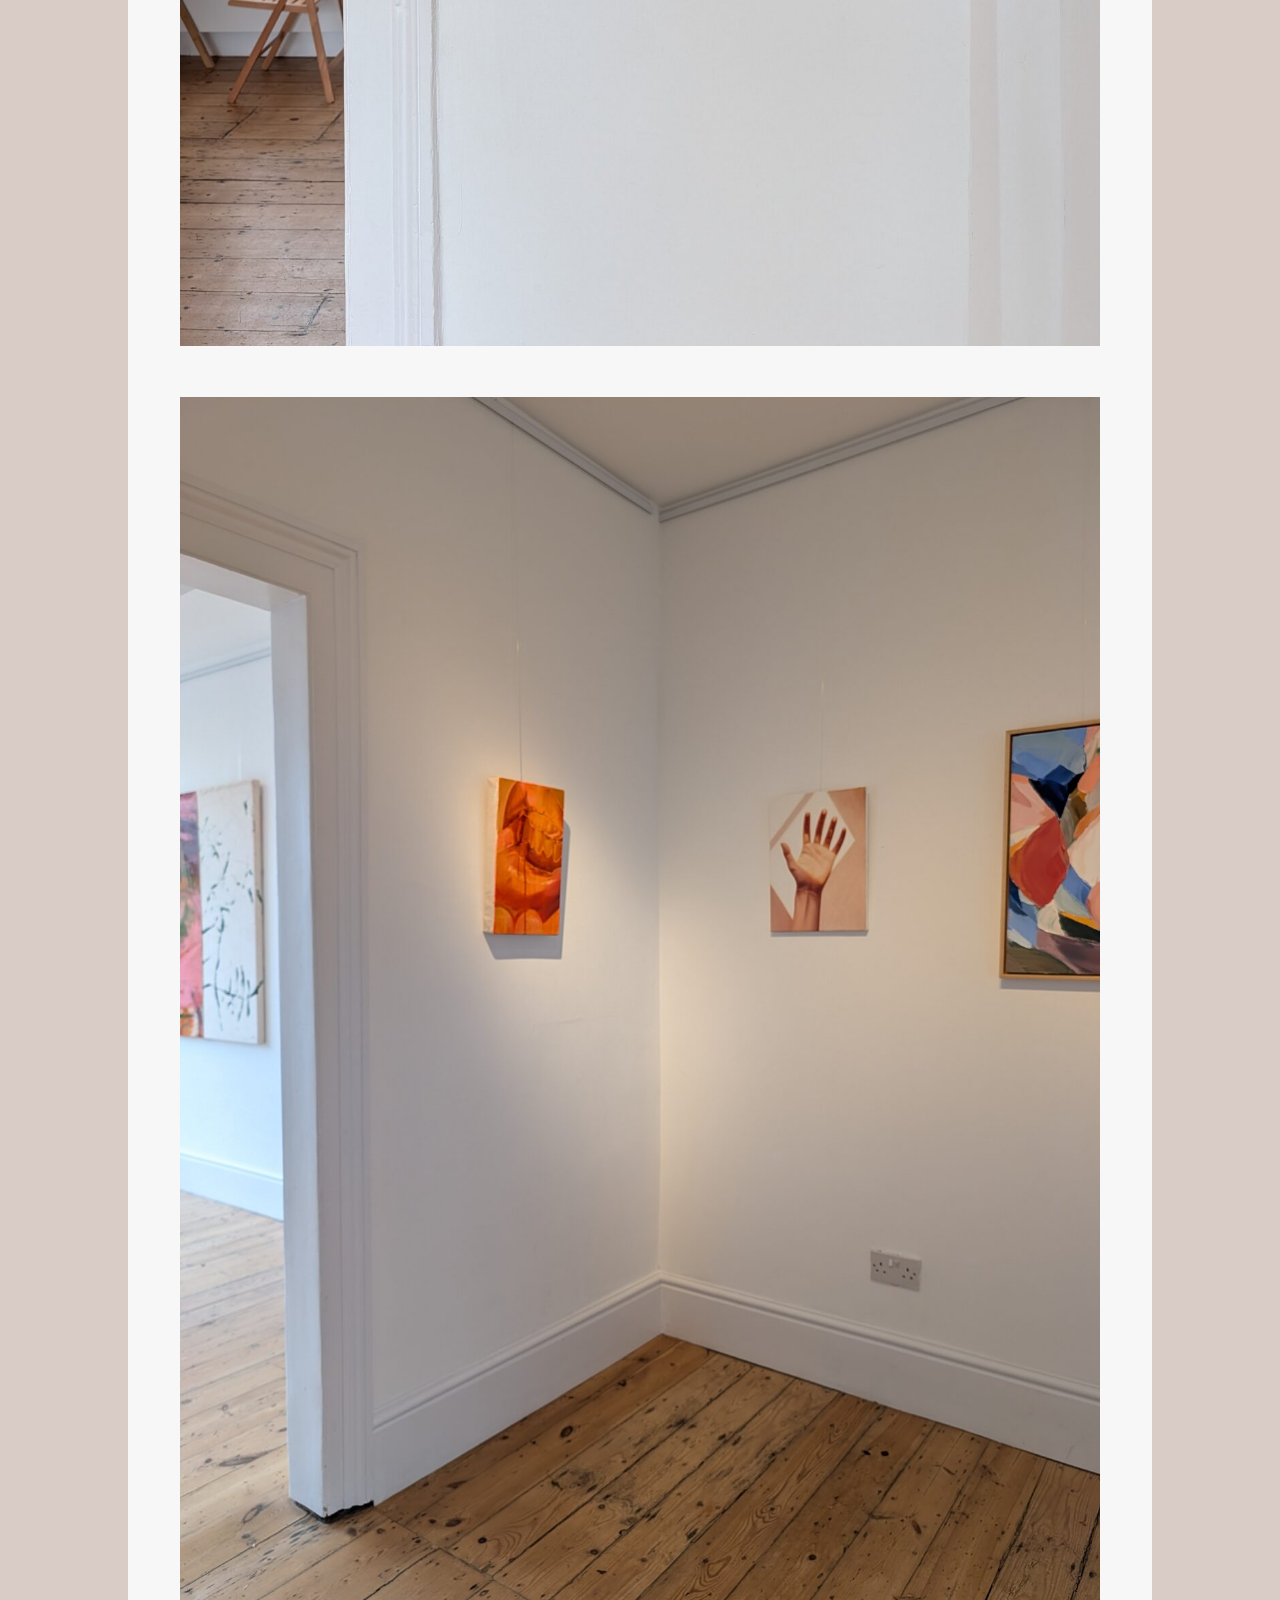
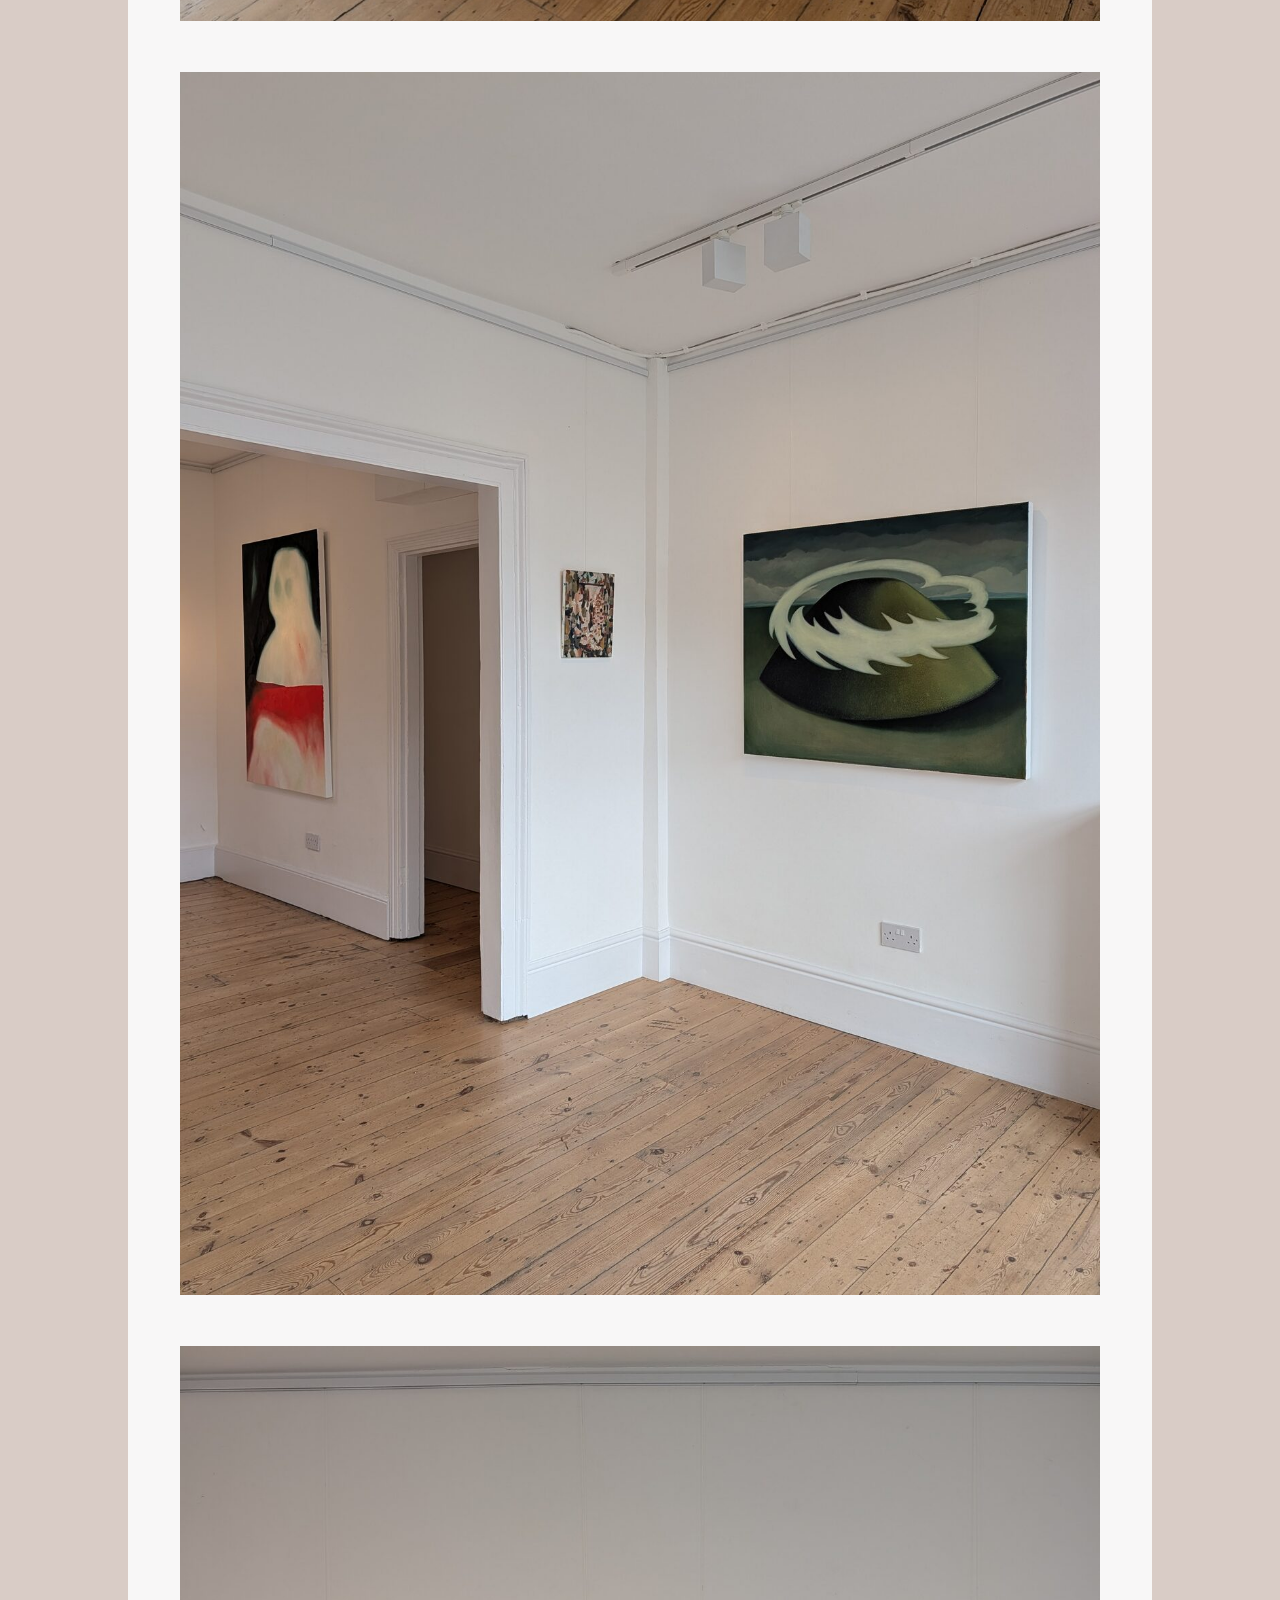
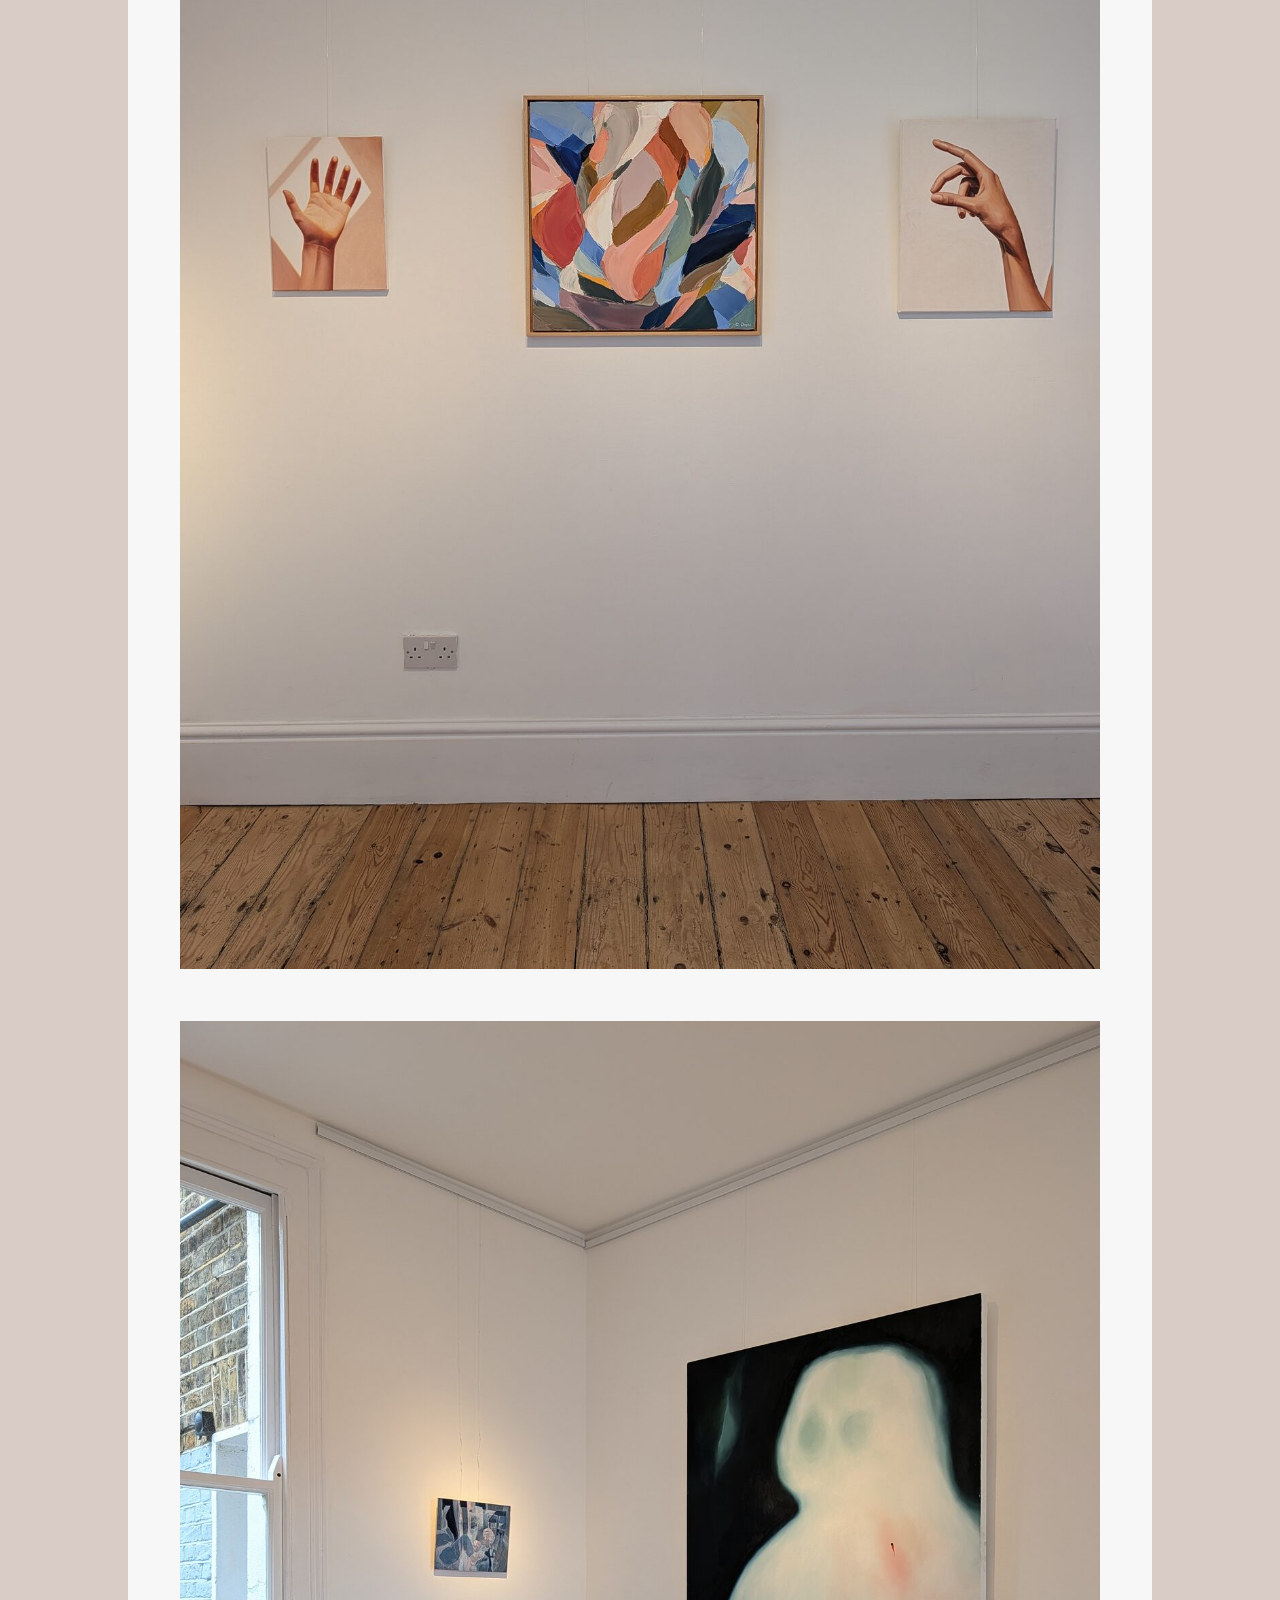
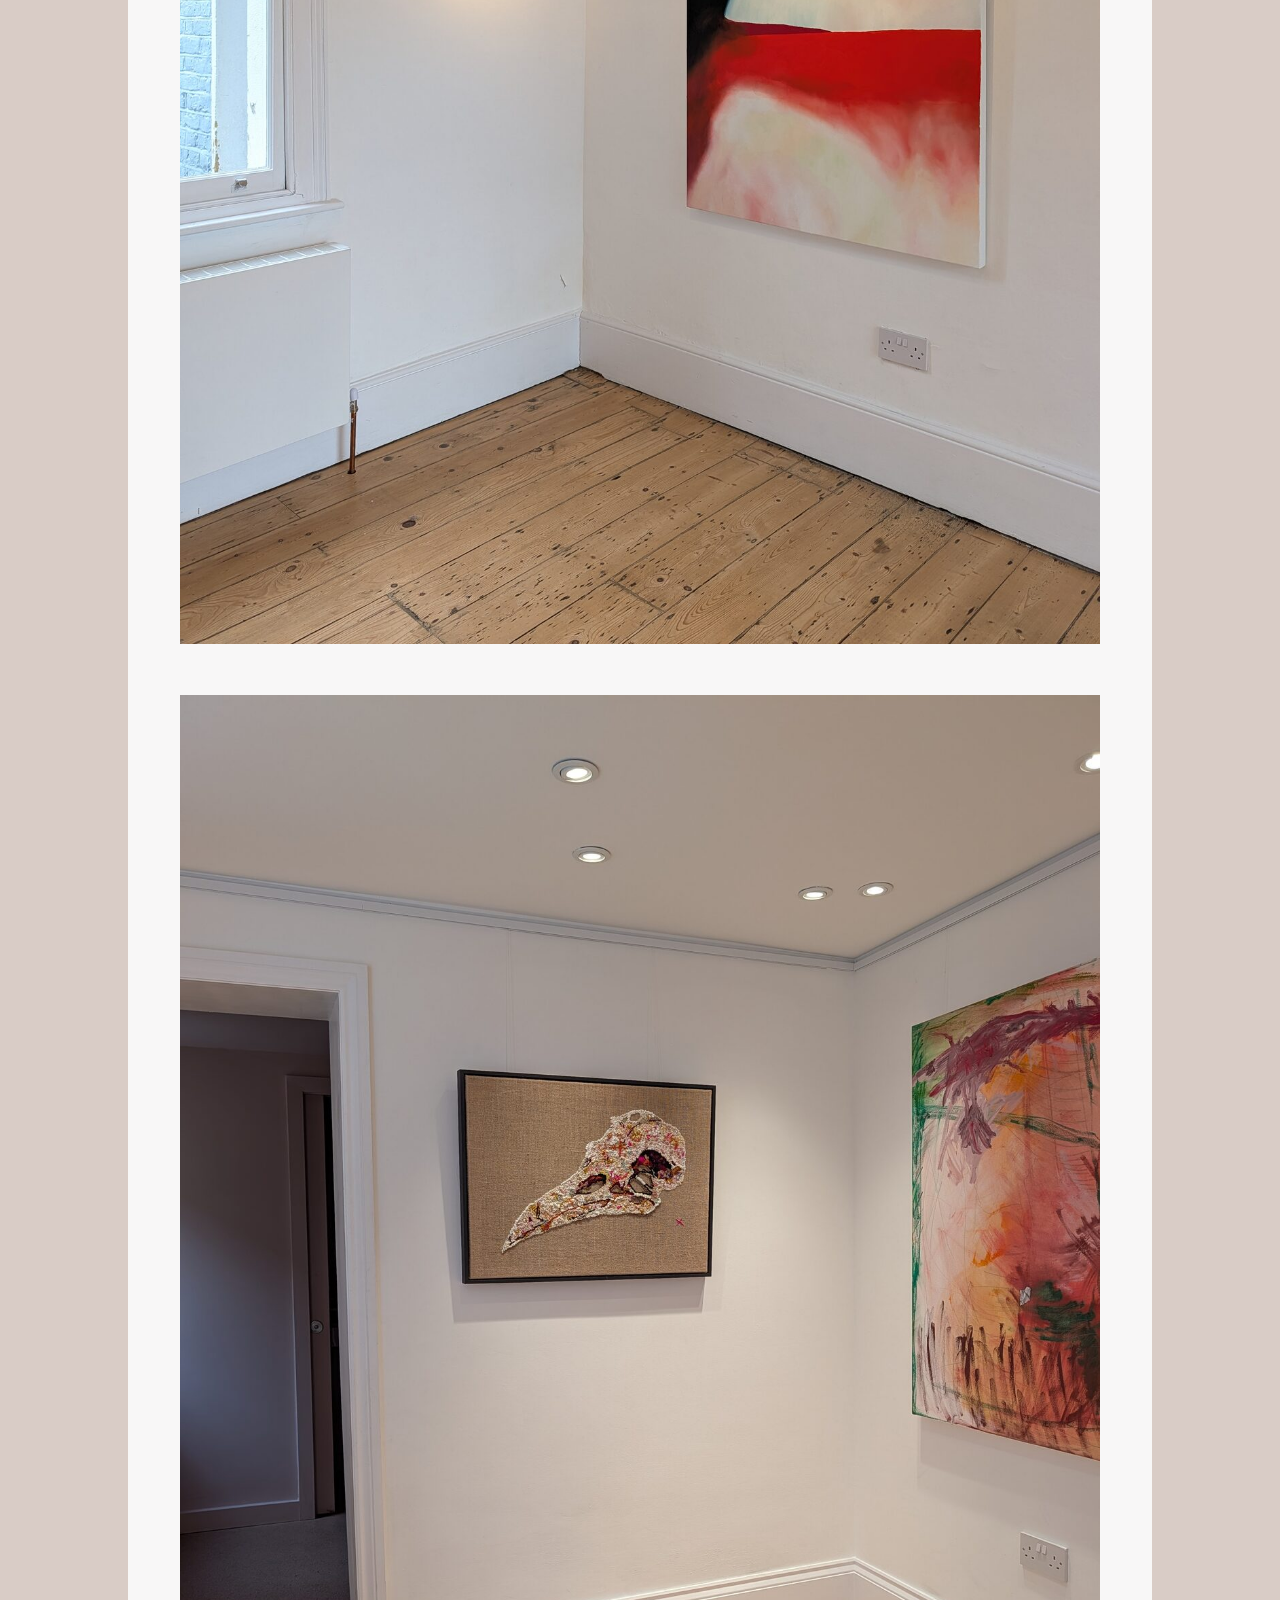
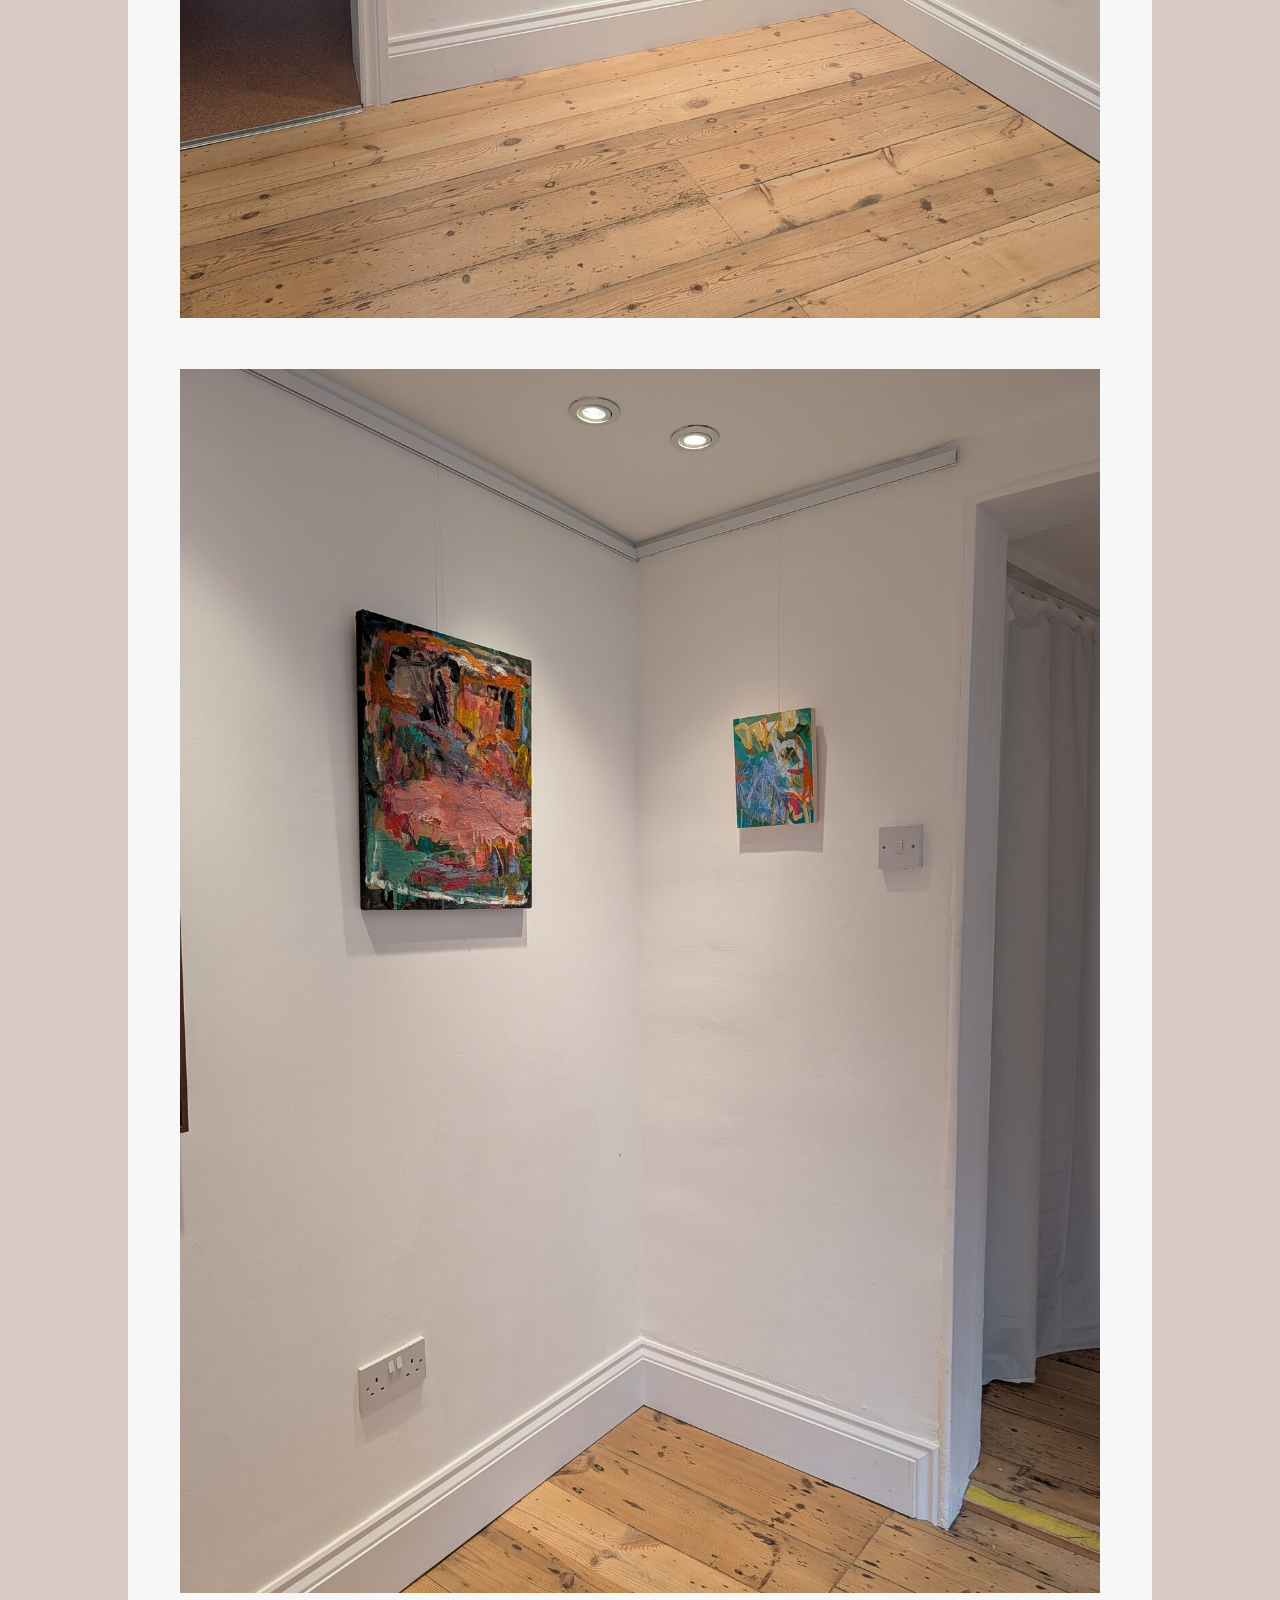
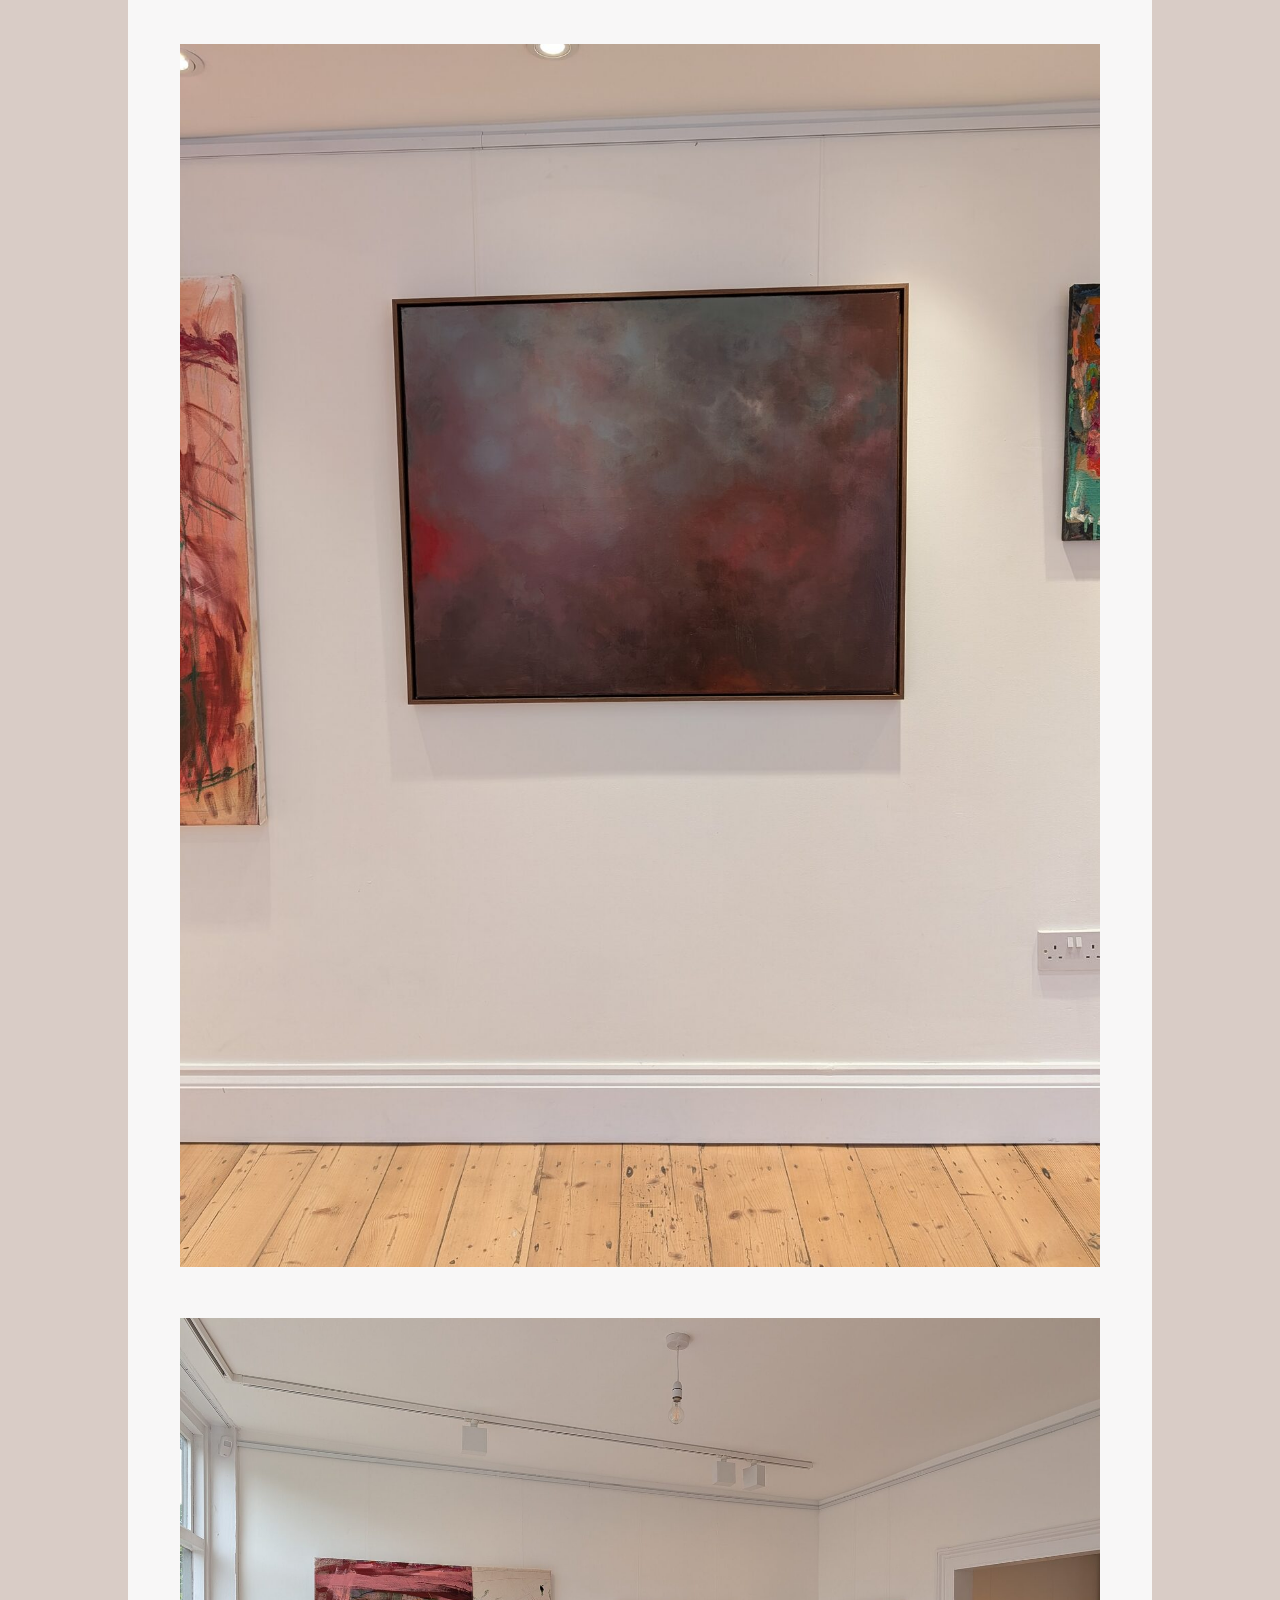
<file: exhibition-photos.html>
<!DOCTYPE html>
<html lang="en">
<head>
  <meta charset="UTF-8" />
  <meta name="viewport" content="width=device-width, initial-scale=1.0" />
  <title>Exhibition photos — Skin of the Earth</title>
  <link rel="icon" href="data:image/svg+xml,<svg xmlns=%22http://www.w3.org/2000/svg%22 viewBox=%220 0 100 100%22><text y=%22.9em%22 font-size=%2290%22>🖌️</text></svg>">
  <link rel="preconnect" href="https://fonts.googleapis.com" />
  <link rel="preconnect" href="https://fonts.gstatic.com" crossorigin />
  <link href="https://fonts.googleapis.com/css2?family=Inter:ital,wght@0,400;0,500;0,600;1,400;1,500&display=swap" rel="stylesheet" />
  <link rel="stylesheet" href="style.css" />
</head>
<body>

  <nav class="topbar">
    <div class="topbar-inner">
      <a href="index.html">Home</a>
      <a href="about.html">About</a>
      <a href="artwork.html">Artwork</a>
      <a href="private-view.html">Private view</a>
      <a href="exhibition-photos.html" class="active">Exhibition photos</a>
    </div>
  </nav>

  <main class="page">

    <section class="block title-block">
      <h1 class="site-title">Skin of the Earth</h1>
    </section>

    <section class="block photo-stack">
        <img src="assets/img/exhibition/ex-01.jpg" alt="Exhibition — 1" loading="lazy" />
        <img src="assets/img/exhibition/ex-02.jpg" alt="Exhibition — 2" loading="lazy" />
        <img src="assets/img/exhibition/ex-03.jpg" alt="Exhibition — 3" loading="lazy" />
        <img src="assets/img/exhibition/ex-04.jpg" alt="Exhibition — 4" loading="lazy" />
        <img src="assets/img/exhibition/ex-05.jpg" alt="Exhibition — 5" loading="lazy" />
        <img src="assets/img/exhibition/ex-06.jpg" alt="Exhibition — 6" loading="lazy" />
        <img src="assets/img/exhibition/ex-07.jpg" alt="Exhibition — 7" loading="lazy" />
        <img src="assets/img/exhibition/ex-08.jpg" alt="Exhibition — 8" loading="lazy" />
        <img src="assets/img/exhibition/ex-09.jpg" alt="Exhibition — 9" loading="lazy" />
        <img src="assets/img/exhibition/ex-10.jpg" alt="Exhibition — 10" loading="lazy" />
        <img src="assets/img/exhibition/ex-11.jpg" alt="Exhibition — 11" loading="lazy" />
        <img src="assets/img/exhibition/ex-12.jpg" alt="Exhibition — 12" loading="lazy" />
        <img src="assets/img/exhibition/ex-13.jpg" alt="Exhibition — 13" loading="lazy" />
        <img src="assets/img/exhibition/ex-14.jpg" alt="Exhibition — 14" loading="lazy" />
        <img src="assets/img/exhibition/ex-15.jpg" alt="Exhibition — 15" loading="lazy" />
        <img src="assets/img/exhibition/ex-16.jpg" alt="Exhibition — 16" loading="lazy" />
        <img src="assets/img/exhibition/ex-17.jpg" alt="Exhibition — 17" loading="lazy" />
        <img src="assets/img/exhibition/ex-18.jpg" alt="Exhibition — 18" loading="lazy" />
        <img src="assets/img/exhibition/ex-19.jpg" alt="Exhibition — 19" loading="lazy" />
        <img src="assets/img/exhibition/ex-20.jpg" alt="Exhibition — 20" loading="lazy" />
        <img src="assets/img/exhibition/ex-21.jpg" alt="Exhibition — 21" loading="lazy" />
        <img src="assets/img/exhibition/ex-22.jpg" alt="Exhibition — 22" loading="lazy" />
        <img src="assets/img/exhibition/ex-23.jpg" alt="Exhibition — 23" loading="lazy" />
        <img src="assets/img/exhibition/ex-24.jpg" alt="Exhibition — 24" loading="lazy" />
        <img src="assets/img/exhibition/ex-25.jpg" alt="Exhibition — 25" loading="lazy" />
        <img src="assets/img/exhibition/ex-26.jpg" alt="Exhibition — 26" loading="lazy" />
        <img src="assets/img/exhibition/ex-27.jpg" alt="Exhibition — 27" loading="lazy" />
        <img src="assets/img/exhibition/ex-28.jpg" alt="Exhibition — 28" loading="lazy" />
        <img src="assets/img/exhibition/ex-29.jpg" alt="Exhibition — 29" loading="lazy" />
        <img src="assets/img/exhibition/ex-30.jpg" alt="Exhibition — 30" loading="lazy" />
        <img src="assets/img/exhibition/ex-31.jpg" alt="Exhibition — 31" loading="lazy" />
        <img src="assets/img/exhibition/ex-32.jpg" alt="Exhibition — 32" loading="lazy" />
    </section>

  </main>

  <script src="assets/app.js" defer></script>
</body>
</html>
</file>
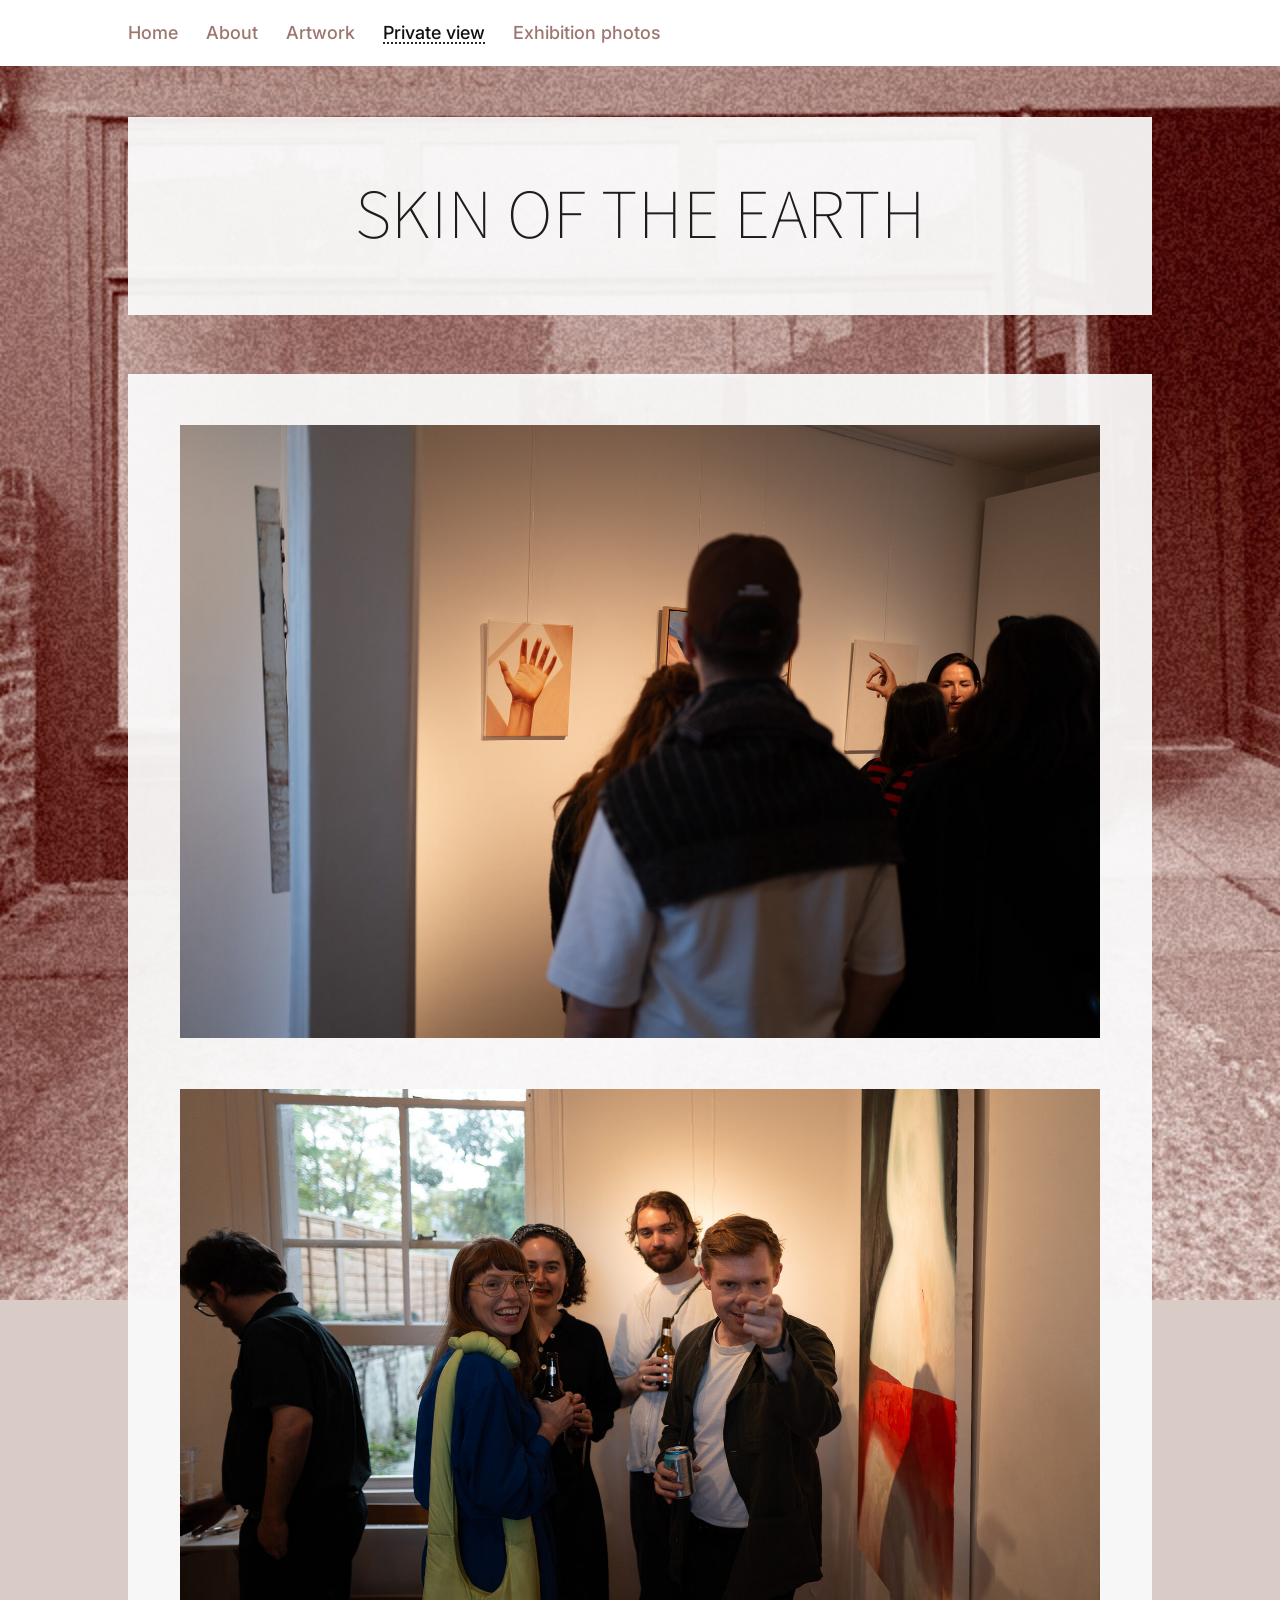
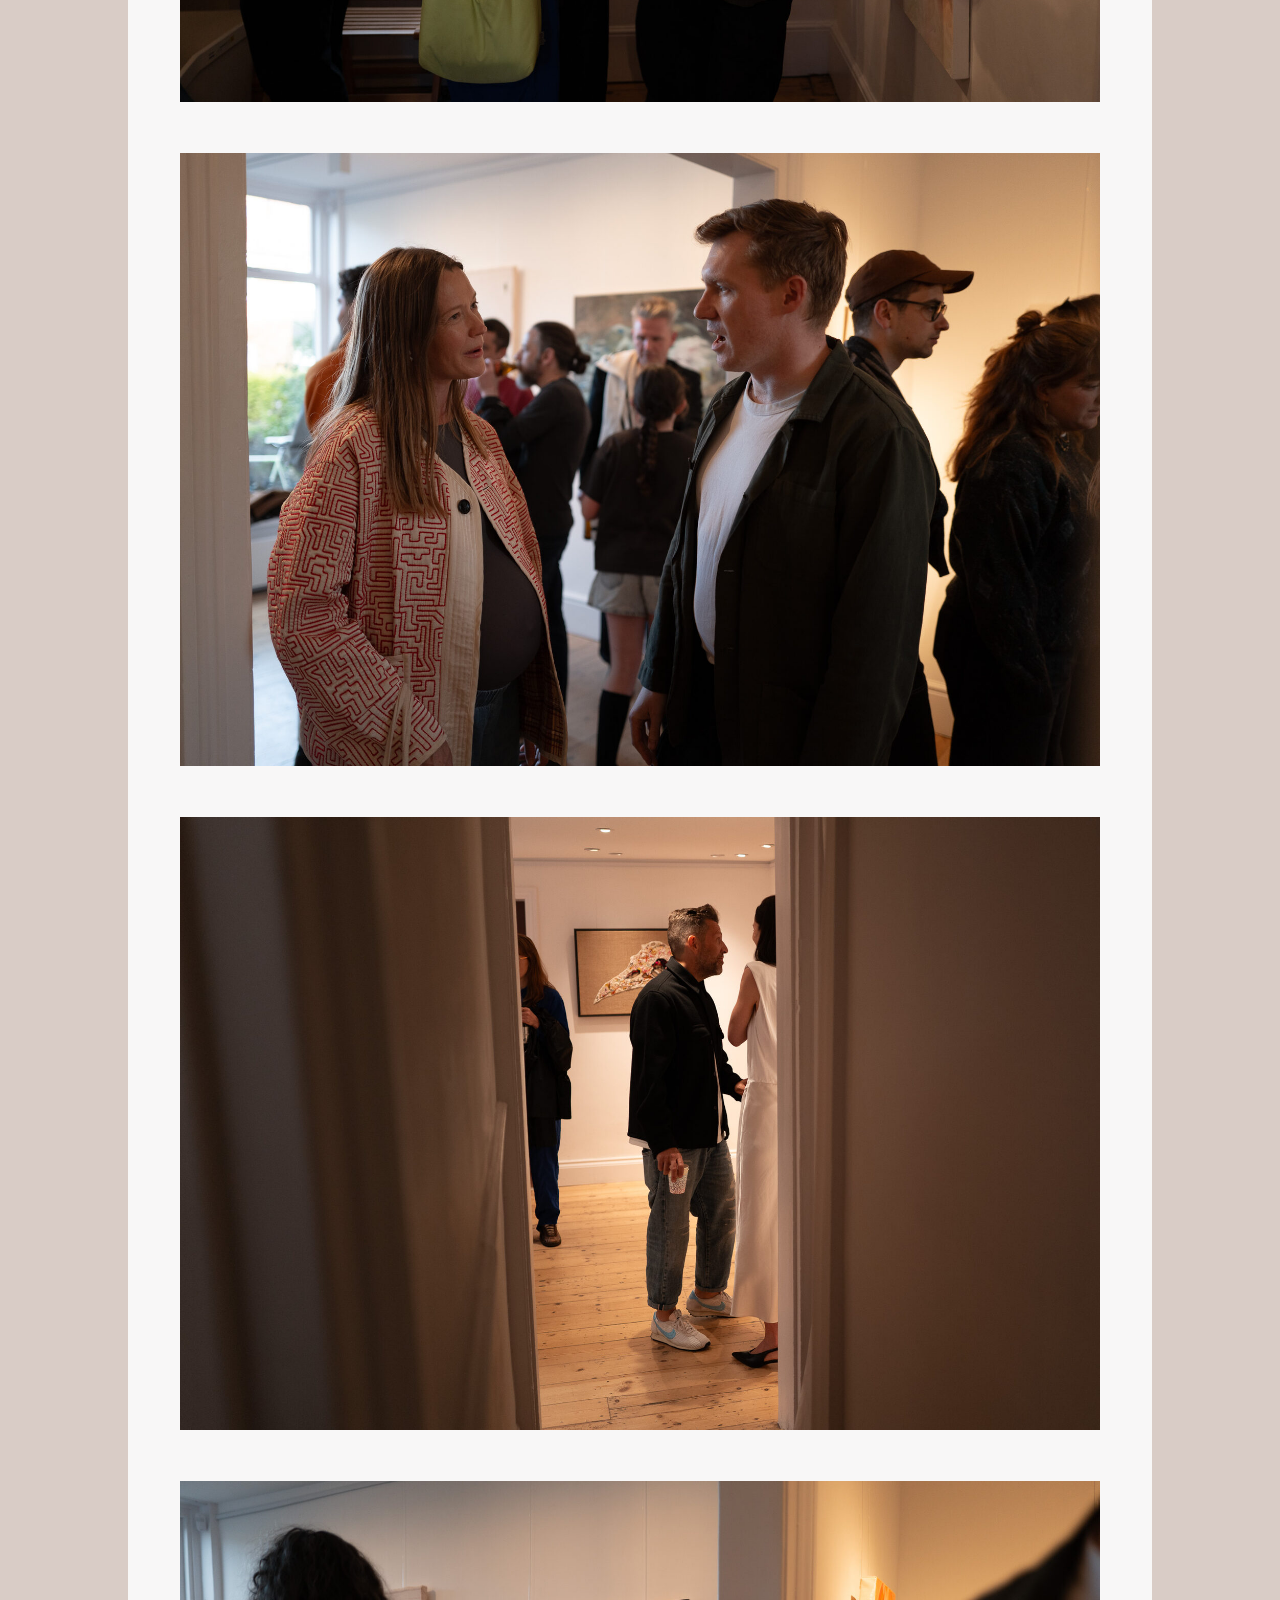
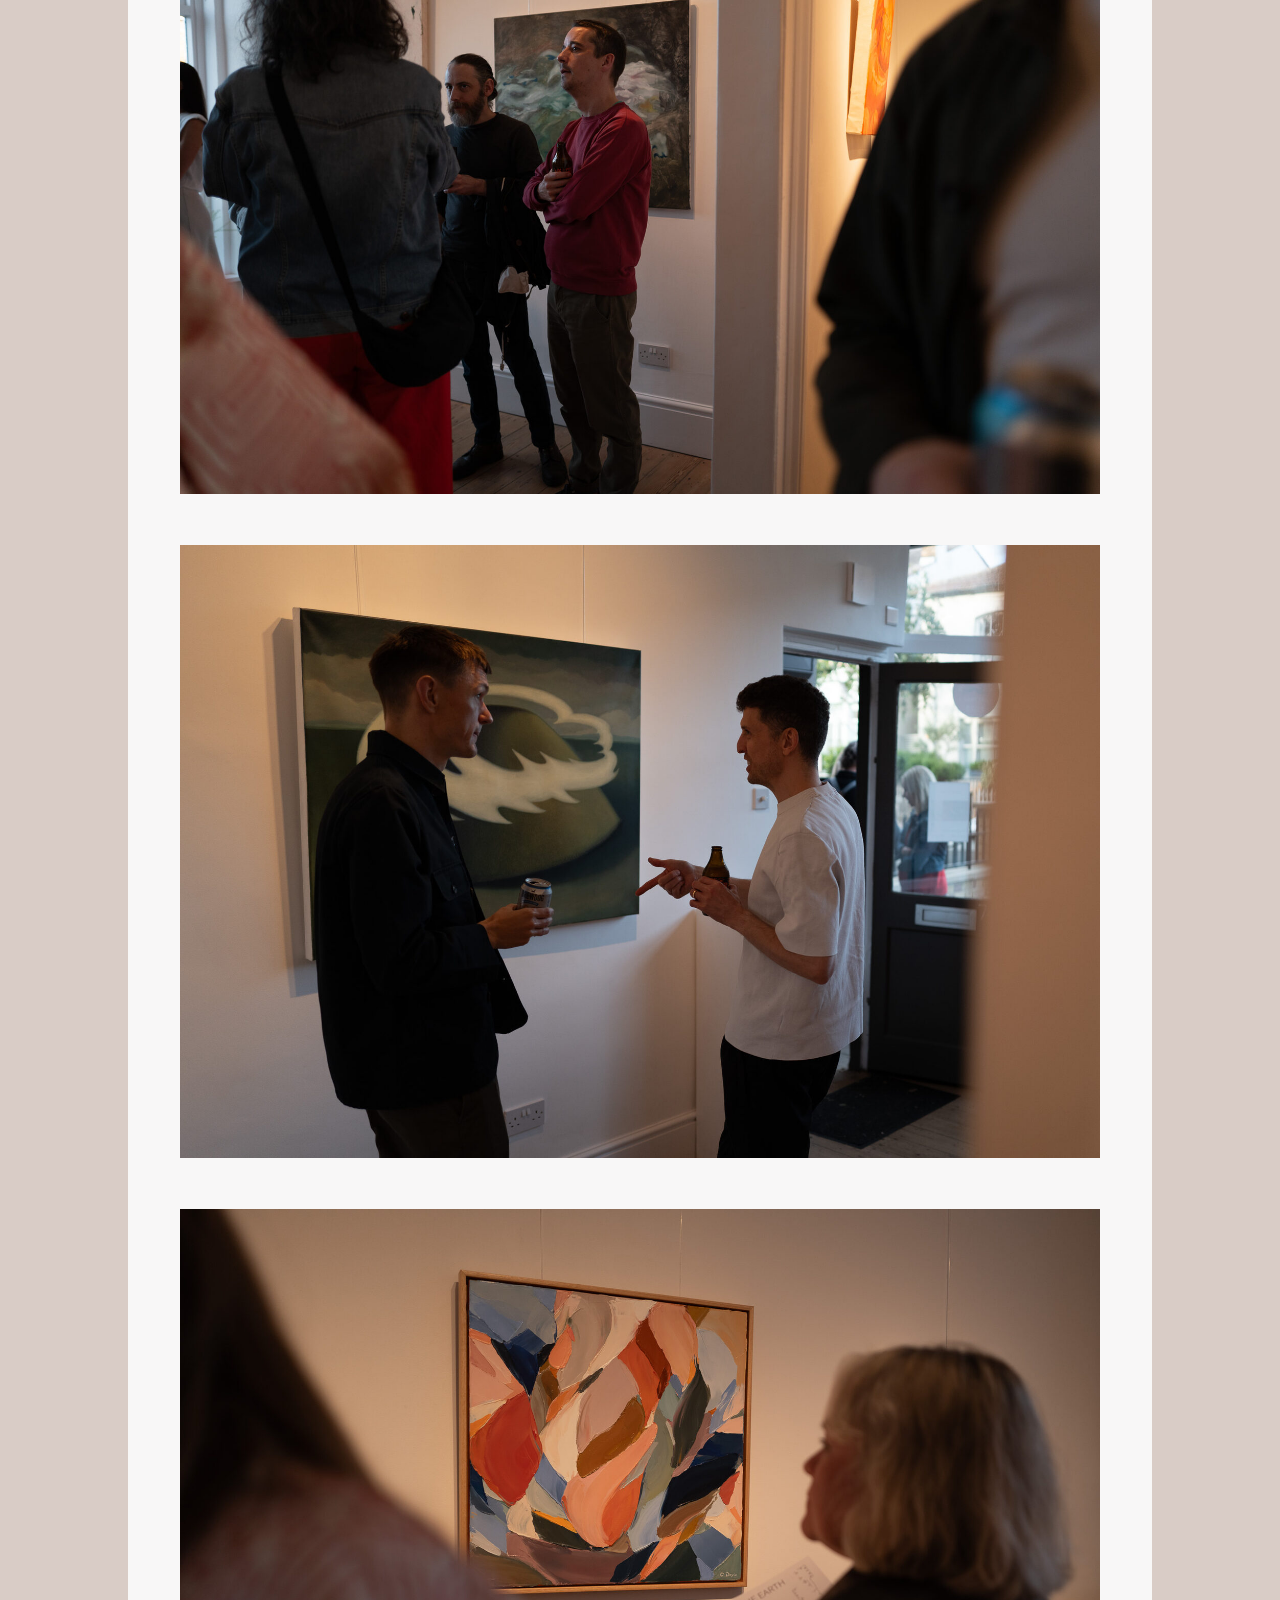
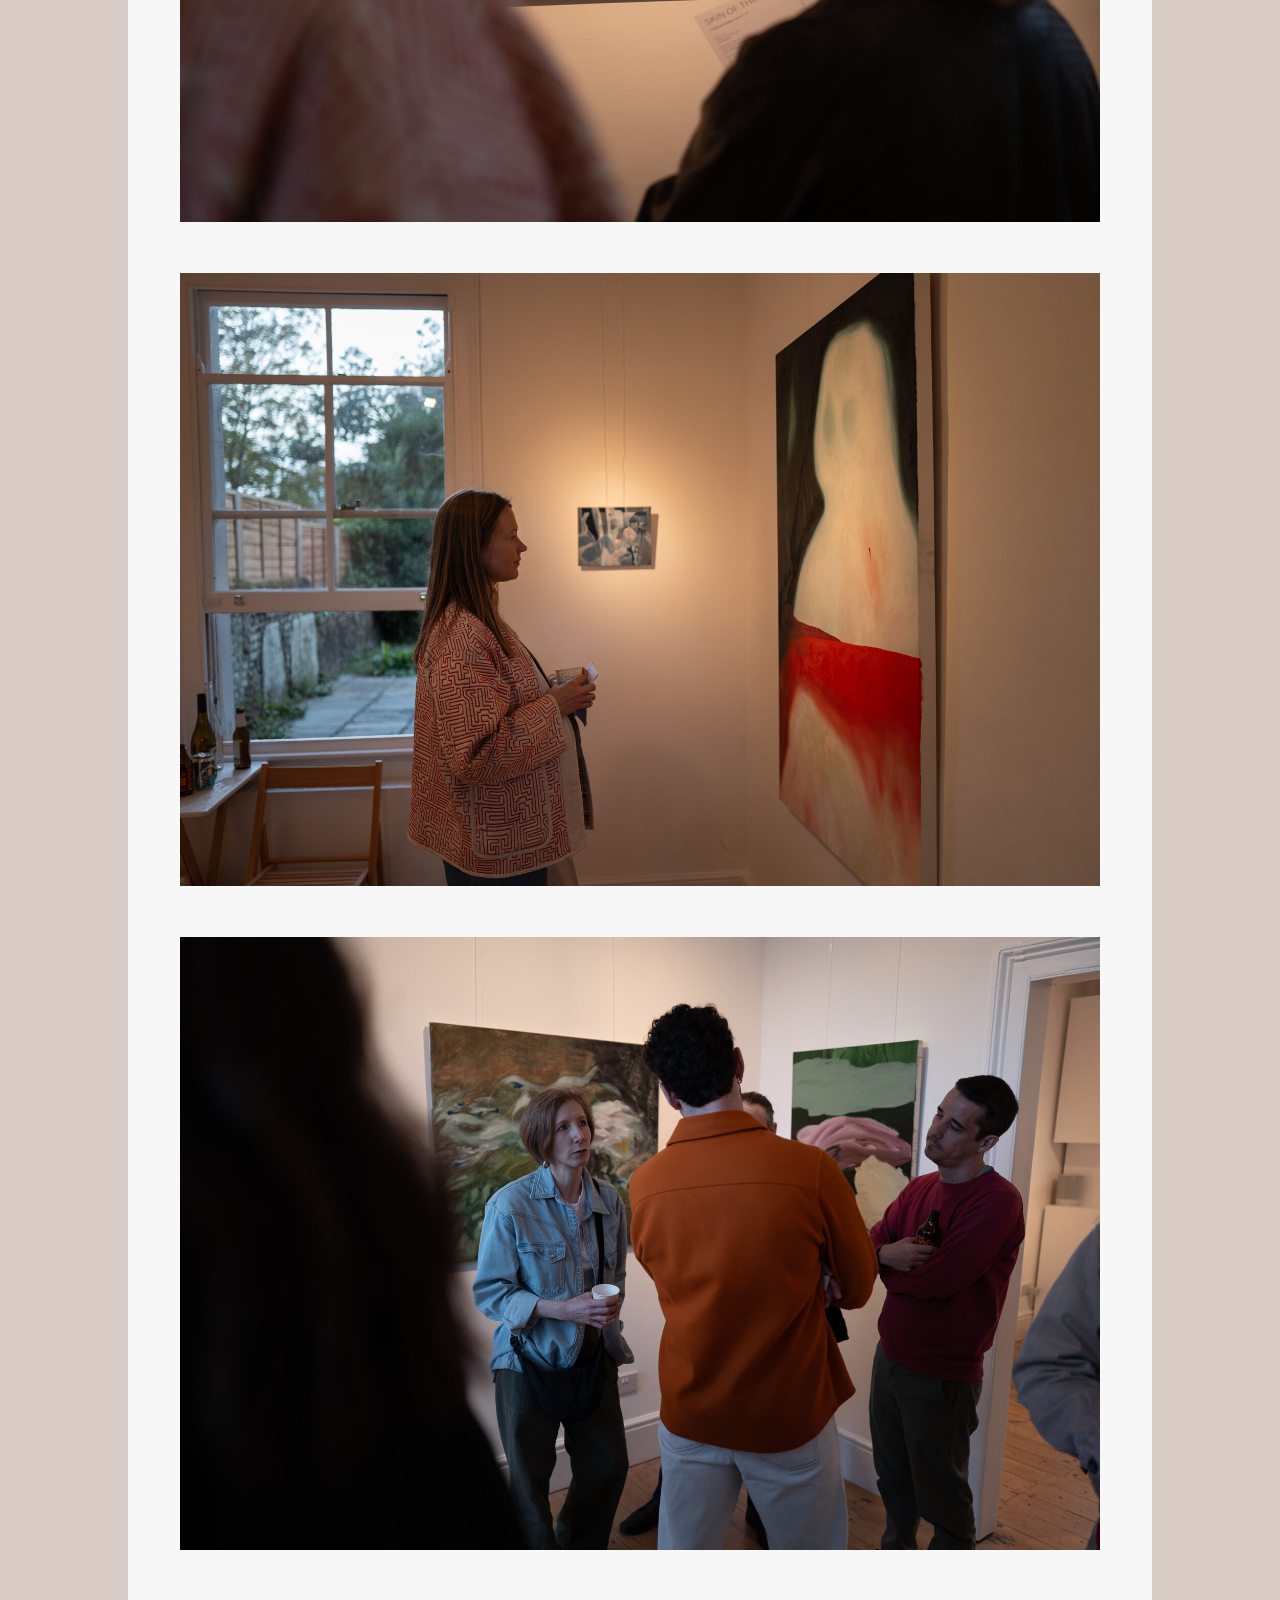
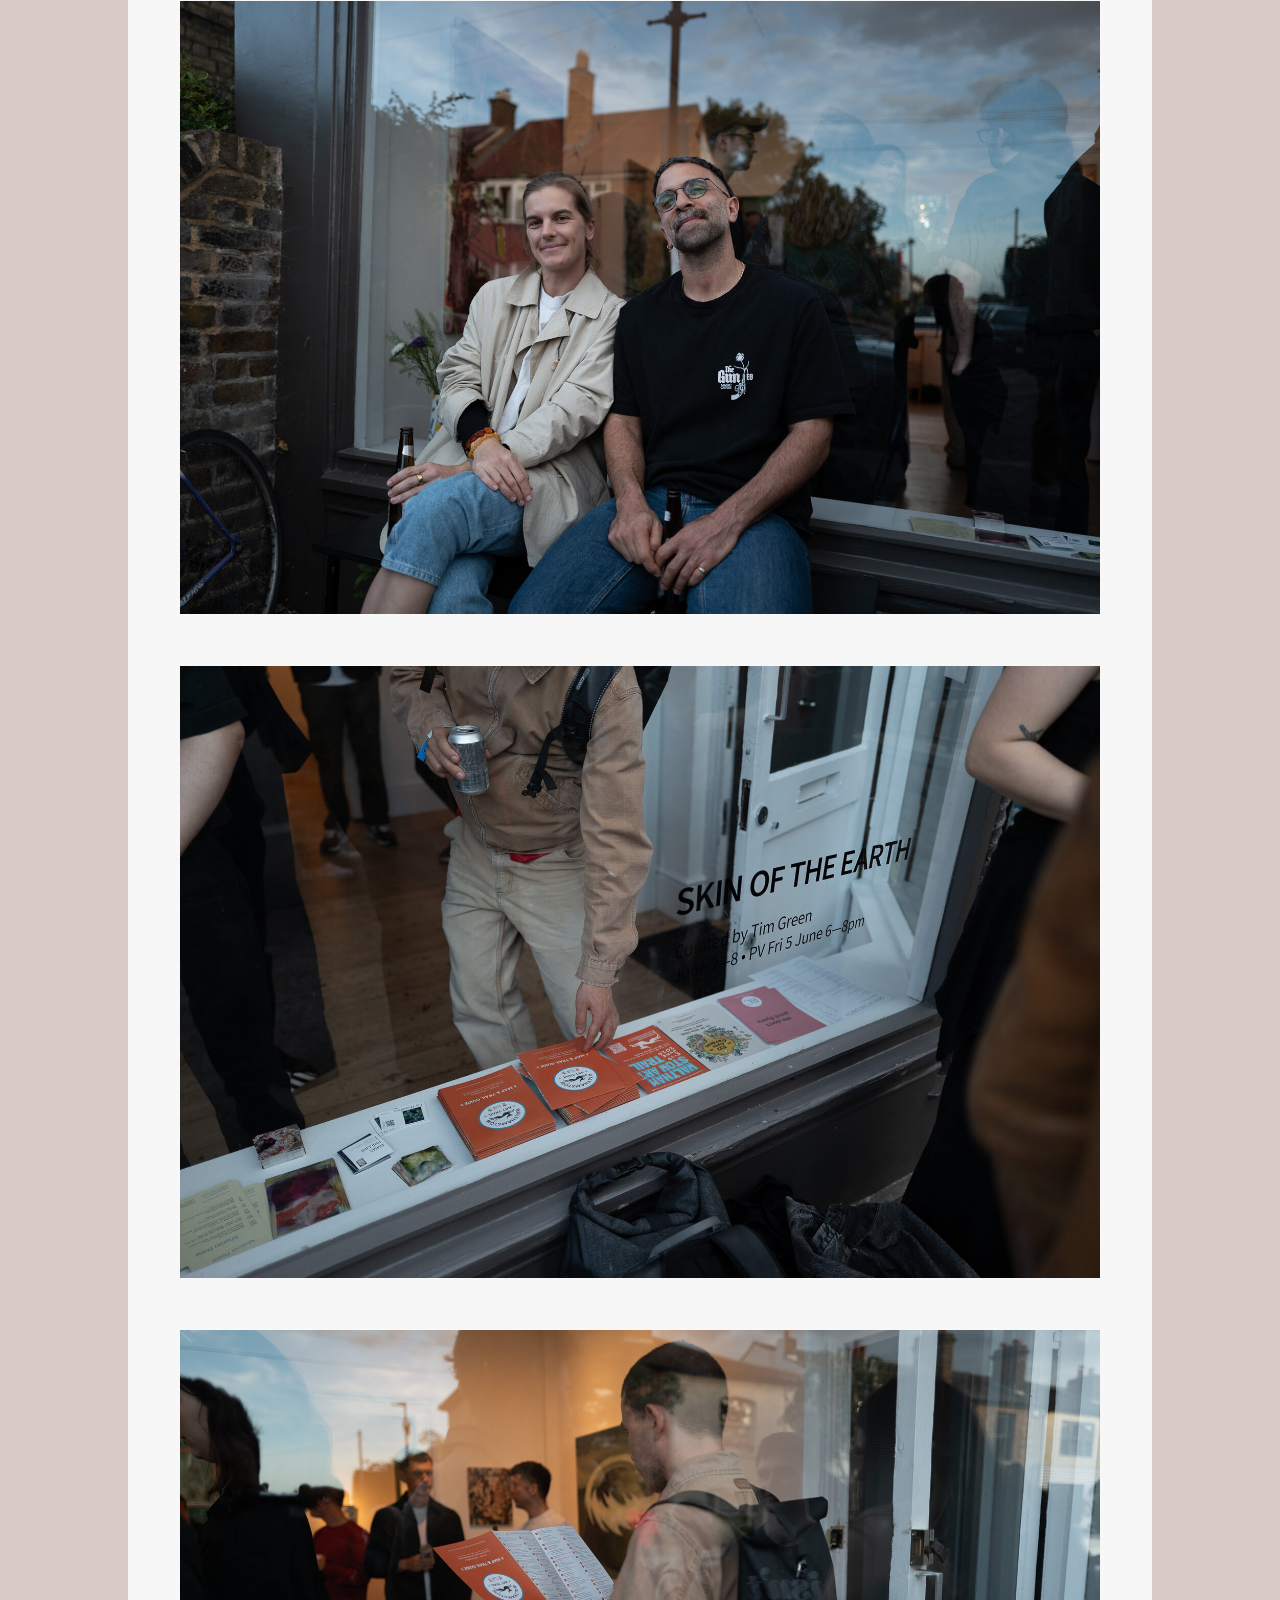
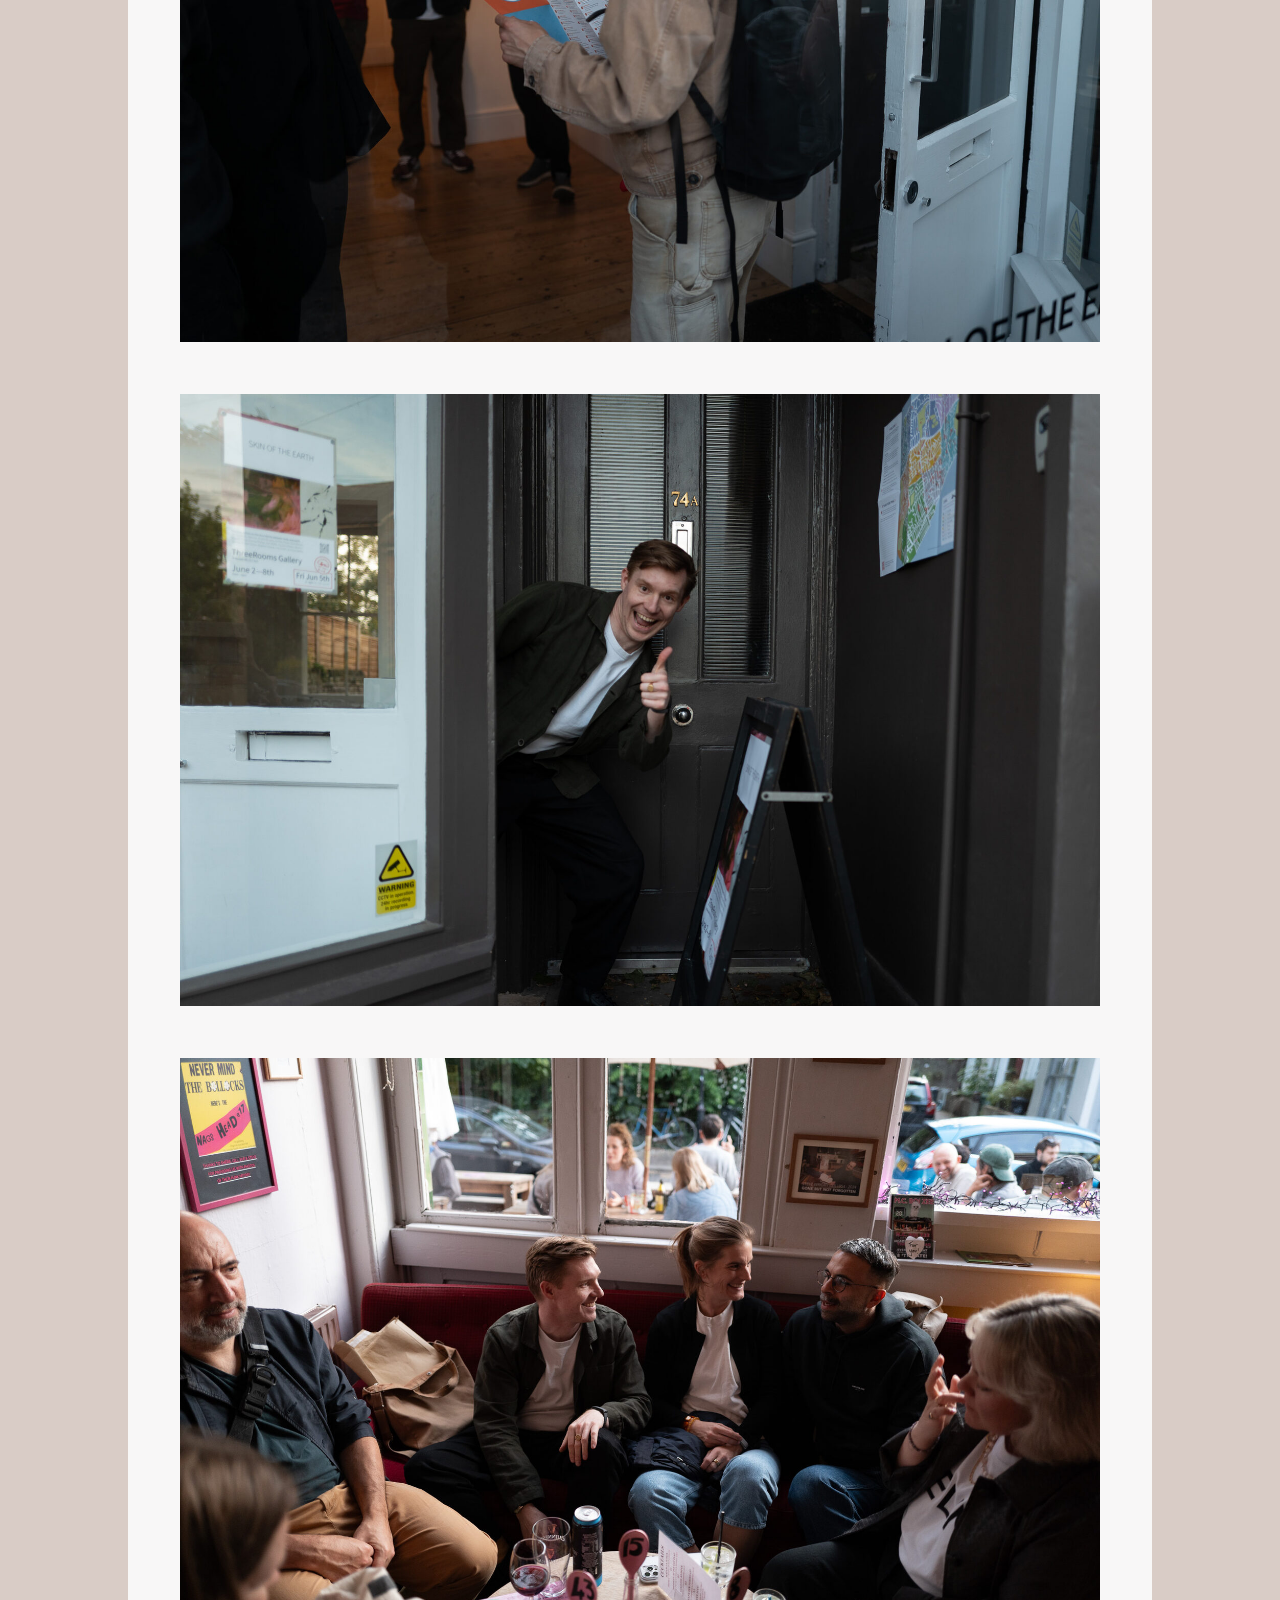
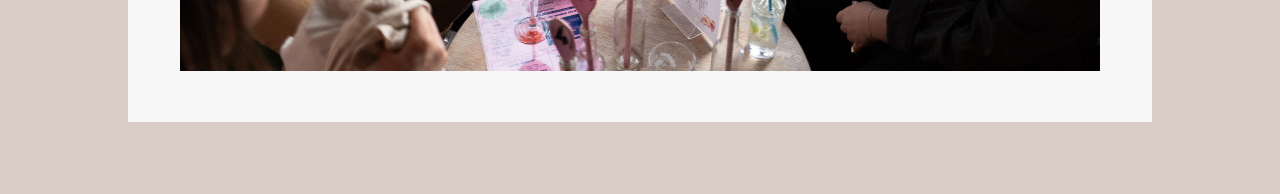
<file: private-view.html>
<!DOCTYPE html>
<html lang="en">
<head>
  <meta charset="UTF-8" />
  <meta name="viewport" content="width=device-width, initial-scale=1.0" />
  <title>Private view — Skin of the Earth</title>
  <link rel="icon" href="data:image/svg+xml,<svg xmlns=%22http://www.w3.org/2000/svg%22 viewBox=%220 0 100 100%22><text y=%22.9em%22 font-size=%2290%22>🖌️</text></svg>">
  <link rel="preconnect" href="https://fonts.googleapis.com" />
  <link rel="preconnect" href="https://fonts.gstatic.com" crossorigin />
  <link href="https://fonts.googleapis.com/css2?family=Inter:ital,wght@0,400;0,500;0,600;1,400;1,500&display=swap" rel="stylesheet" />
  <link rel="stylesheet" href="style.css" />
</head>
<body>

  <nav class="topbar">
    <div class="topbar-inner">
      <a href="index.html">Home</a>
      <a href="about.html">About</a>
      <a href="artwork.html">Artwork</a>
      <a href="private-view.html" class="active">Private view</a>
      <a href="exhibition-photos.html">Exhibition photos</a>
    </div>
  </nav>

  <main class="page">

    <section class="block title-block">
      <h1 class="site-title">Skin of the Earth</h1>
    </section>

    <section class="block photo-stack">
        <img src="assets/img/private-view/pv-01.jpg" alt="Private view — 1" loading="lazy" />
        <img src="assets/img/private-view/pv-02.jpg" alt="Private view — 2" loading="lazy" />
        <img src="assets/img/private-view/pv-03.jpg" alt="Private view — 3" loading="lazy" />
        <img src="assets/img/private-view/pv-04.jpg" alt="Private view — 4" loading="lazy" />
        <img src="assets/img/private-view/pv-05.jpg" alt="Private view — 5" loading="lazy" />
        <img src="assets/img/private-view/pv-06.jpg" alt="Private view — 6" loading="lazy" />
        <img src="assets/img/private-view/pv-07.jpg" alt="Private view — 7" loading="lazy" />
        <img src="assets/img/private-view/pv-08.jpg" alt="Private view — 8" loading="lazy" />
        <img src="assets/img/private-view/pv-09.jpg" alt="Private view — 9" loading="lazy" />
        <img src="assets/img/private-view/pv-10.jpg" alt="Private view — 10" loading="lazy" />
        <img src="assets/img/private-view/pv-11.jpg" alt="Private view — 11" loading="lazy" />
        <img src="assets/img/private-view/pv-12.jpg" alt="Private view — 12" loading="lazy" />
        <img src="assets/img/private-view/pv-13.jpg" alt="Private view — 13" loading="lazy" />
        <img src="assets/img/private-view/pv-14.jpg" alt="Private view — 14" loading="lazy" />
    </section>

  </main>

  <script src="assets/app.js" defer></script>
</body>
</html>
</file>
<file: style.css>
/* ─── Fonts ──────────────────────────────────────────── */
@font-face {
  font-family: 'Source Sans 3';
  src: url('assets/fonts/SourceSans3-ExtraLight.ttf') format('truetype');
  font-weight: 200;
  font-style: normal;
  font-display: swap;
}
@font-face {
  font-family: 'Source Sans 3';
  src: url('assets/fonts/SourceSans3-Light.ttf') format('truetype');
  font-weight: 300;
  font-style: normal;
  font-display: swap;
}

/* ─── Reset ──────────────────────────────────────────── */
*, *::before, *::after {
  box-sizing: border-box;
  margin: 0;
  padding: 0;
}

/* ─── Tokens ─────────────────────────────────────────── */
:root {
  --paper:   rgba(250, 250, 250, 0.94);
  --ink:     #1d1d1d;
  --text:    #111111;
  --mauve:   #9d766f;
  --sold:    #DD0004;
  --hover-bg: rgba(157, 118, 111, 0.16);

  --size-title:   clamp(28px, 5.88vw, 70px);
  --size-body:    clamp(16px, 1.55vw, 20px);
  --size-nav:     clamp(14px, 1.45vw, 18px);

  --gap:     clamp(20px, 3vw, 40px);   /* page + nav horizontal inset */
  --stack:   clamp(30px, 4.6vw, 64px); /* spacing between white blocks */
  --pad:     clamp(26px, 4vw, 52px);   /* inner padding of white blocks */

  --cap-width: 400px;                  /* caption column on artwork page */
  --cap-gap:   60px;                   /* gap between image and caption  */
  --maxw:    1100px;
}

/* ─── Base ───────────────────────────────────────────── */
html { height: 100%; }

body {
  font-family: 'Inter', sans-serif;
  font-weight: 500;
  font-size: var(--size-body);
  color: var(--text);
  line-height: 1.45;
  -webkit-font-smoothing: antialiased;
  min-height: 100%;

  /* Static background photo */
  background: #d9ccc6 url('assets/img/background.jpg') center center / cover no-repeat fixed;
}

/* iOS fallback so the photo stays static there too. */
body::before {
  content: '';
  position: fixed;
  inset: 0;
  z-index: -1;
  background: inherit;
}

/* ─── Links ──────────────────────────────────────────── */
a {
  color: inherit;
  text-decoration: underline;
  text-decoration-style: dotted;
  text-decoration-thickness: 1.5px;
  text-underline-offset: 4px;
  text-decoration-skip-ink: none;
  transition: background-color 0.12s ease;
}
a:hover { background-color: var(--hover-bg); }

/* ─── Top bar (static, white) ────────────────────────── */
.topbar {
  position: fixed;
  top: 0;
  left: 0;
  right: 0;
  z-index: 50;
  background: #ffffff;
}
.topbar-inner {
  max-width: var(--maxw);
  margin: 0 auto;
  padding: clamp(14px, 1.8vw, 20px) var(--gap);
  display: flex;
  flex-wrap: wrap;
  gap: clamp(16px, 2.4vw, 28px);
  font-size: var(--size-nav);
  font-weight: 500;
}

.topbar a {
  color: var(--mauve);
  text-decoration: none;
  white-space: nowrap;
}
.topbar a:hover {
  background-color: transparent;
  text-decoration: underline;
  text-decoration-style: dotted;
  text-underline-offset: 4px;
}
.topbar a.active {
  color: var(--text);
  text-decoration: underline;
  text-decoration-style: dotted;
  text-underline-offset: 4px;
  pointer-events: none;
}

/* ─── Page / content ─────────────────────────────────── */
.page {
  max-width: var(--maxw);
  margin: 0 auto;
  padding: clamp(82px, 13vh, 140px) var(--gap) clamp(48px, 8vh, 96px);
}

/* ─── Tab change transition ──────────────────────────── */
/* Content fades + de-blurs in on load, and fades out on in-site
   navigation (app.js adds .is-leaving before navigating). Pure
   CSS+JS, so it works in every browser; external links (Instagram)
   and modified clicks are left to navigate normally. */
.page {
  animation: page-fade-in 550ms cubic-bezier(0.33, 0, 0.2, 1) both;
}
body.is-leaving .page {
  animation: page-fade-out 300ms cubic-bezier(0.4, 0, 1, 1) both;
}

@keyframes page-fade-in {
  from { opacity: 0; filter: blur(4px); }
  to   { opacity: 1; filter: blur(0); }
}
@keyframes page-fade-out {
  from { opacity: 1; filter: blur(0); }
  to   { opacity: 0; filter: blur(4px); }
}

@media (prefers-reduced-motion: reduce) {
  .page,
  body.is-leaving .page { animation: none; }
}

/* ─── Paper blocks ───────────────────────────────────── */
.block {
  background: var(--paper);
  padding: var(--pad);
  margin-bottom: var(--stack);
}
.block:last-child { margin-bottom: 0; }

/* ─── Title ──────────────────────────────────────────── */
.title-block {
  padding-block: clamp(34px, 5vw, 64px);
}
.site-title {
  font-family: 'Source Sans 3', 'Inter', sans-serif;
  font-weight: 200;
  font-size: var(--size-title);
  line-height: 1.0;
  letter-spacing: 0.01em;
  color: var(--ink);
  text-transform: uppercase;
  text-align: center;
}

/* ─── Meta row (home) ────────────────────────────────── */
.meta-row {
  padding-block: clamp(14px, 1.8vw, 22px);
  display: flex;
  flex-wrap: wrap;
  justify-content: space-between;
  gap: 4px 28px;
  font-size: var(--size-body);
  font-weight: 500;
}

/* ─── Body copy ──────────────────────────────────────── */
.copy p {
  font-size: var(--size-body);
  line-height: 1.6;
  margin-bottom: 1em;
}
.copy p:last-child { margin-bottom: 0; }

.about-copy p { margin-bottom: 1.25em; }
.about-copy .quote { font-style: italic; font-weight: 400; }
.about-copy .attrib {
  display: block;
  font-style: normal;
  font-size: 80%; /* 80% of the main body font size */
  margin-top: 0.4em;
}

.featured-label { font-weight: 600; }

/* ─── Artwork list ───────────────────────────────────── */
.artwork-block {
  display: flex;
  flex-direction: column;
  gap: clamp(40px, 5.5vw, 80px);
}

.artwork-intro {
  font-size: var(--size-body);
  line-height: 1.6;
  max-width: 60ch;
  /* Cancel most of the flex gap so the first artwork sits 40px below */
  margin-bottom: calc(40px - clamp(40px, 5.5vw, 80px));
}

.artwork {
  display: flex;
  gap: var(--cap-gap);
  align-items: flex-start;
}

.artwork .art-figure {
  flex: 1 1 auto;
  min-width: 0;
}
.artwork .art-figure img {
  display: block;
  width: 100%;
  height: auto;
}

.artwork .art-caption {
  /* Label line sits 400px from the white box's right edge: the block's own
     padding is part of that 400px, so subtract it from the column width. */
  flex: 0 0 calc(var(--cap-width) - var(--pad));
  width: calc(var(--cap-width) - var(--pad));
  padding-top: 4px;
  text-align: left;
}
.art-caption .art-artist {
  font-weight: 600;
  font-size: var(--size-body);
}
.art-caption .art-title {
  font-style: italic;
  font-size: var(--size-body);
  margin-top: 0.15em;
}
.art-caption .art-meta {
  font-weight: 400;
  font-size: calc(var(--size-body) * 0.92);
  color: #444;
  margin-top: 0.55em;
  line-height: 1.5;
}
.art-caption .art-price {
  font-size: calc(var(--size-body) * 0.92);
  margin-top: 0.55em;
}
.art-caption .art-price .dot { color: var(--mauve); }
.art-caption .art-price .sold { color: var(--sold); font-weight: 600; }

/* Gallery "sold" red dot beneath the SOLD line */
.art-caption .art-price:has(.sold)::after {
  content: '';
  display: block;
  width: 40px;
  height: 40px;
  border-radius: 50%;
  background: var(--sold);
  margin-top: 14px;
}

/* ─── Photo stacks (private view / exhibition) ───────── */
.photo-stack {
  display: flex;
  flex-direction: column;
  gap: var(--pad);
}
.photo-stack img {
  display: block;
  width: 100%;
  height: auto;
}

/* ─── Responsive ─────────────────────────────────────── */
@media (max-width: 900px) {
  .artwork {
    flex-direction: column;
    gap: 16px;
  }
  .artwork .art-figure { width: 100%; }
  .artwork .art-caption {
    flex: 1 1 auto;
    width: 100%;
    position: relative;
  }
  /* Sold dot: 30px, top-right of the caption, on the name/title line */
  .art-caption .art-price:has(.sold)::after {
    position: absolute;
    top: 0;
    right: 0;
    width: 30px;
    height: 30px;
    margin-top: 0;
  }
  .meta-row { flex-direction: column; gap: 4px; }
}

@media (max-width: 480px) {
  :root {
    --size-body: 15px;
    --size-nav:  13px;
  }
  .topbar-inner { gap: 14px; }
  .page { padding-left: 16px; padding-right: 16px; }
}
</file>
